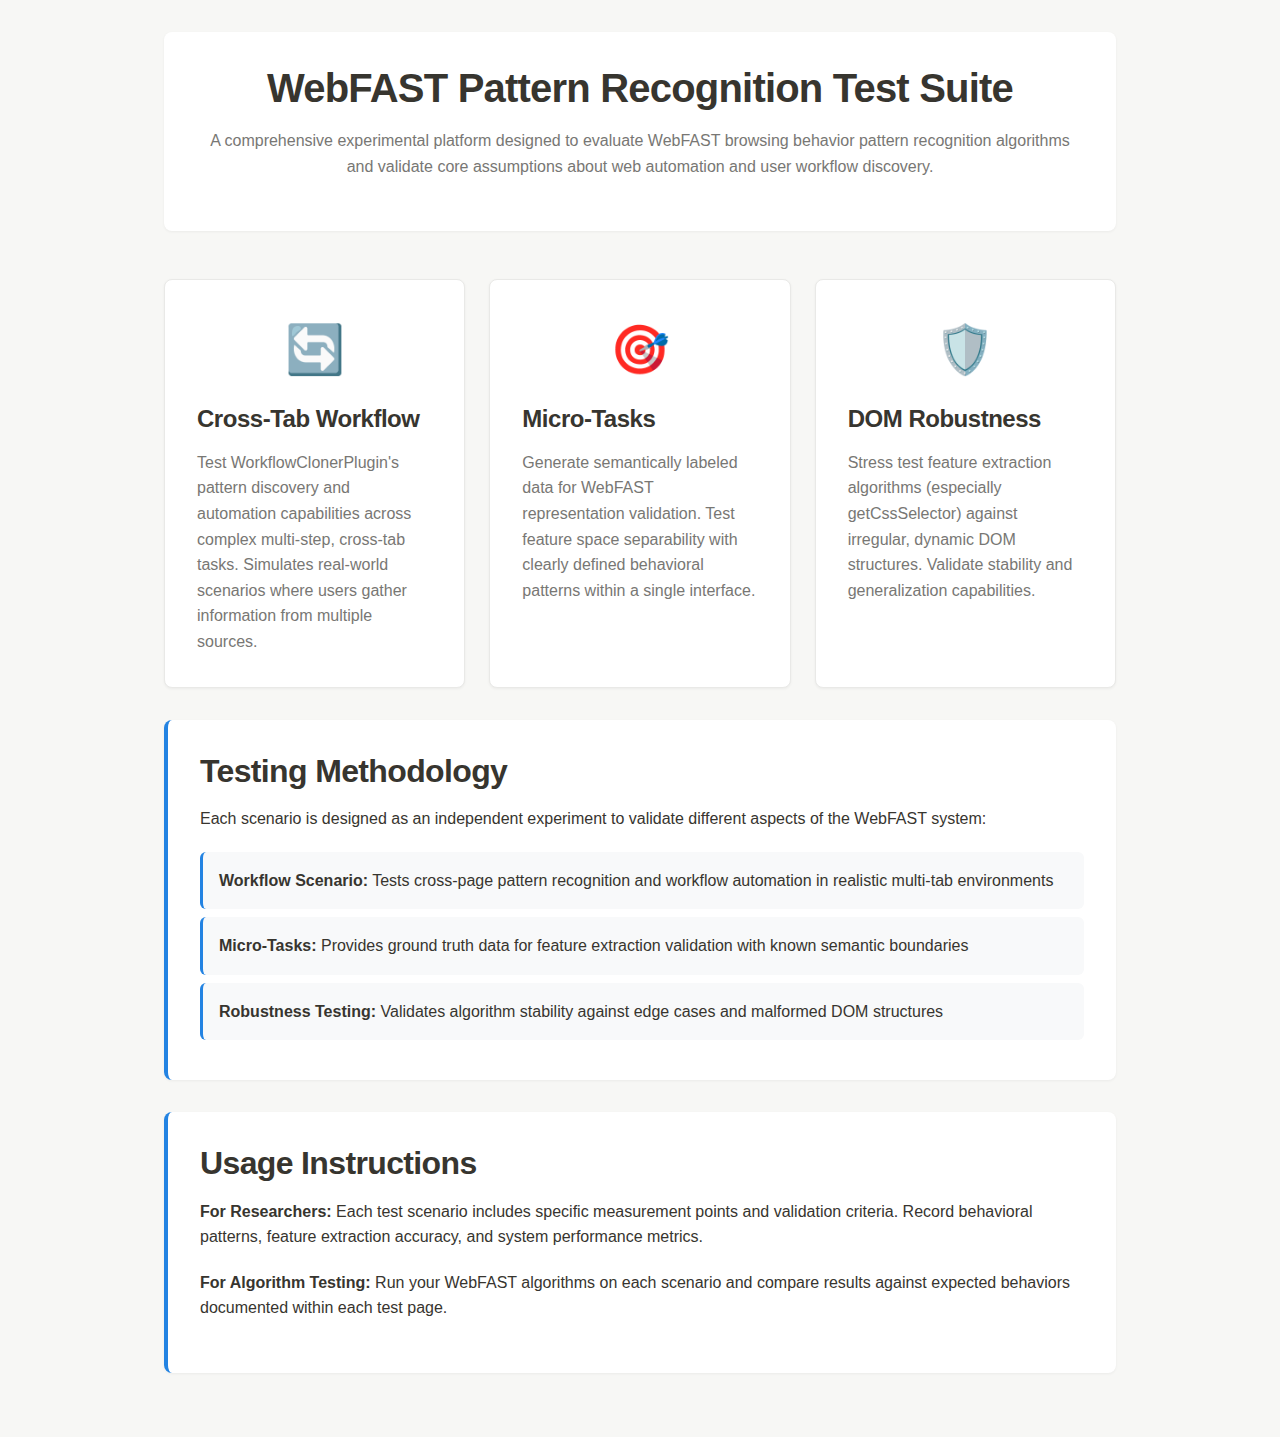
<file: index.html>
<!DOCTYPE html>
<html lang="en">
<head>
    <meta charset="UTF-8">
    <meta name="viewport" content="width=device-width, initial-scale=1.0">
    <title>WebFAST Pattern Recognition Test Suite</title>
    <link rel="stylesheet" href="style.css">
</head>
<body>
    <div class="container">
        <header class="main-header">
            <h1>WebFAST Pattern Recognition Test Suite</h1>
            <p class="text-subtle">A comprehensive experimental platform designed to evaluate WebFAST browsing behavior pattern recognition algorithms and validate core assumptions about web automation and user workflow discovery.</p>
        </header>

        <main>
            <div class="grid grid-3-col">
                <a href="workflow/portal.html" class="nav-card">
                    <span class="icon">🔄</span>
                    <h3>Cross-Tab Workflow</h3>
                    <p>Test WorkflowClonerPlugin's pattern discovery and automation capabilities across complex multi-step, cross-tab tasks. Simulates real-world scenarios where users gather information from multiple sources.</p>
                </a>

                <a href="tasks/micro_tasks.html" class="nav-card">
                    <span class="icon">🎯</span>
                    <h3>Micro-Tasks</h3>
                    <p>Generate semantically labeled data for WebFAST representation validation. Test feature space separability with clearly defined behavioral patterns within a single interface.</p>
                </a>

                <a href="robustness/dom_robustness.html" class="nav-card">
                    <span class="icon">🛡️</span>
                    <h3>DOM Robustness</h3>
                    <p>Stress test feature extraction algorithms (especially getCssSelector) against irregular, dynamic DOM structures. Validate stability and generalization capabilities.</p>
                </a>
            </div>

            <section>
                <h2>Testing Methodology</h2>
                <p>Each scenario is designed as an independent experiment to validate different aspects of the WebFAST system:</p>
                <ul>
                    <li><strong>Workflow Scenario:</strong> Tests cross-page pattern recognition and workflow automation in realistic multi-tab environments</li>
                    <li><strong>Micro-Tasks:</strong> Provides ground truth data for feature extraction validation with known semantic boundaries</li>
                    <li><strong>Robustness Testing:</strong> Validates algorithm stability against edge cases and malformed DOM structures</li>
                </ul>
            </section>

            <section>
                <h2>Usage Instructions</h2>
                <div class="callout callout-info">
                    <p><strong>For Researchers:</strong> Each test scenario includes specific measurement points and validation criteria. Record behavioral patterns, feature extraction accuracy, and system performance metrics.</p>
                    <p><strong>For Algorithm Testing:</strong> Run your WebFAST algorithms on each scenario and compare results against expected behaviors documented within each test page.</p>
                </div>
            </section>
        </main>
    </div>
</body>
</html>
</file>
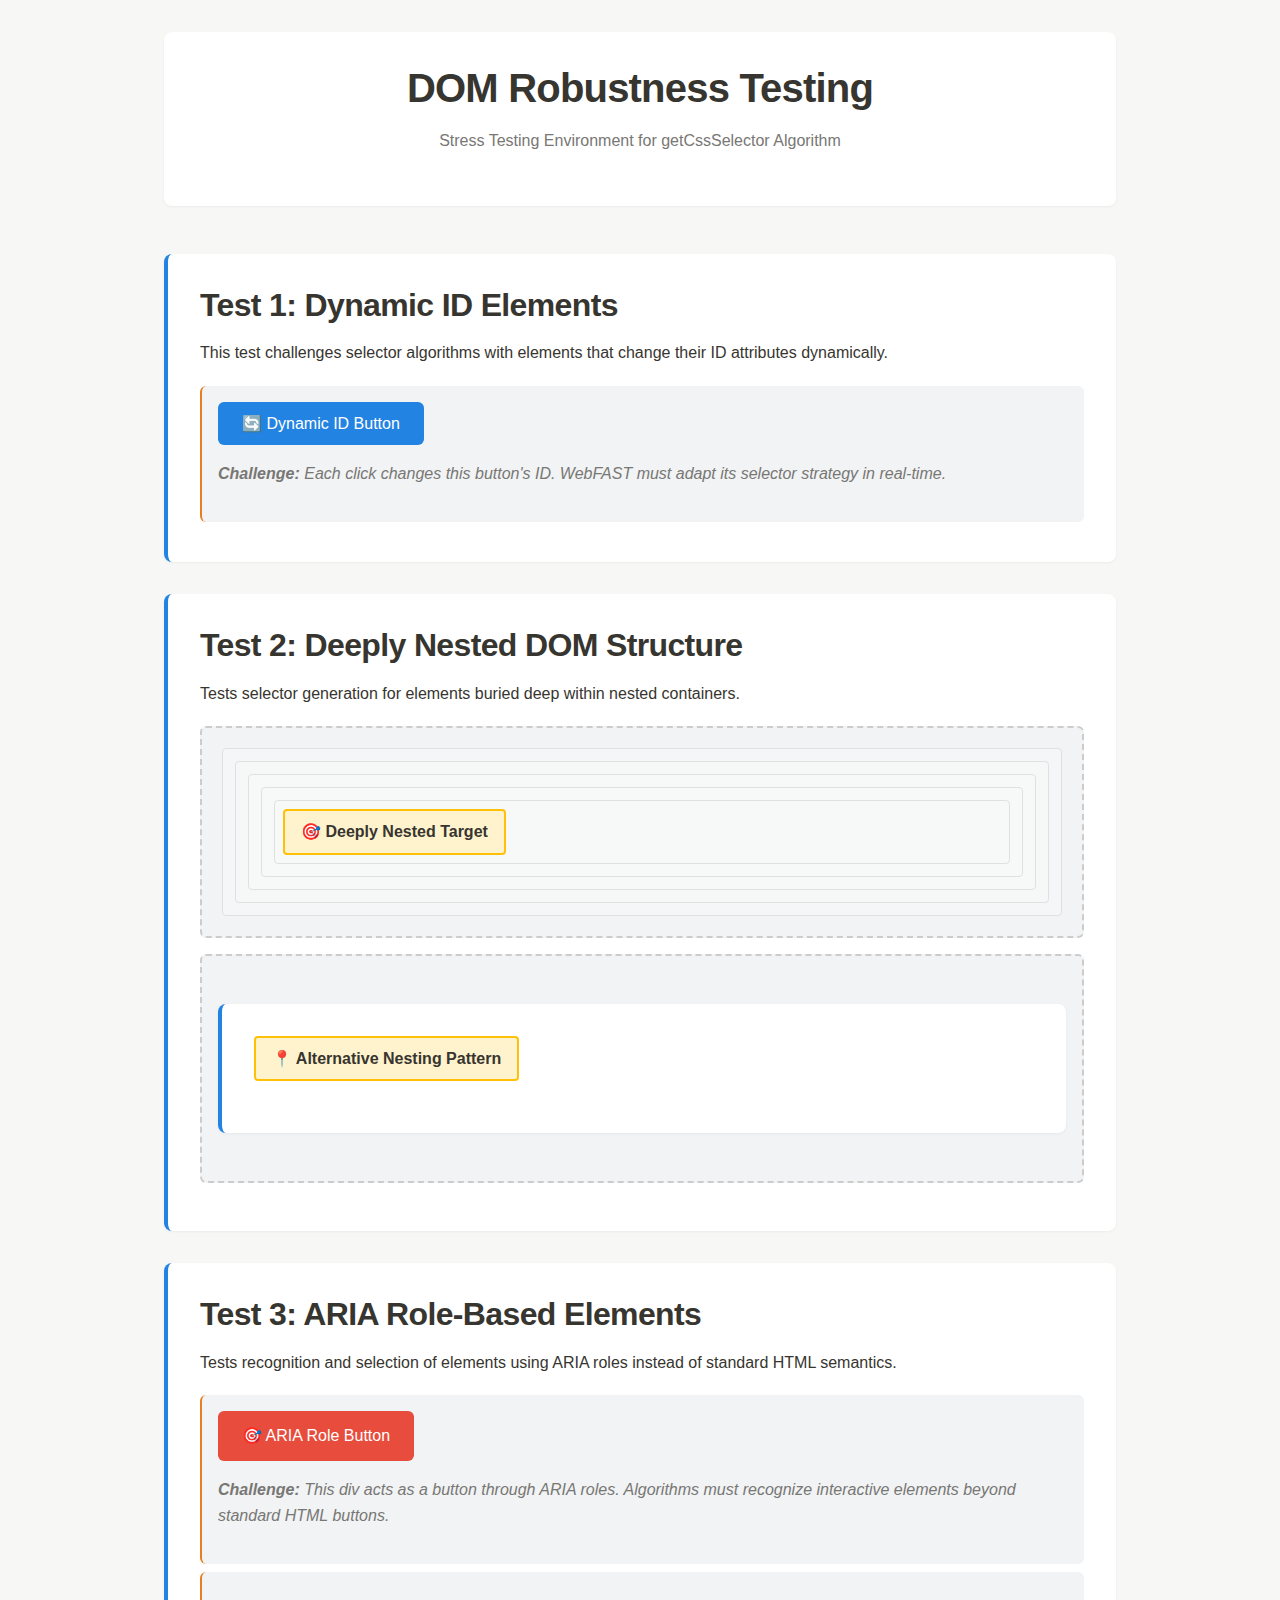
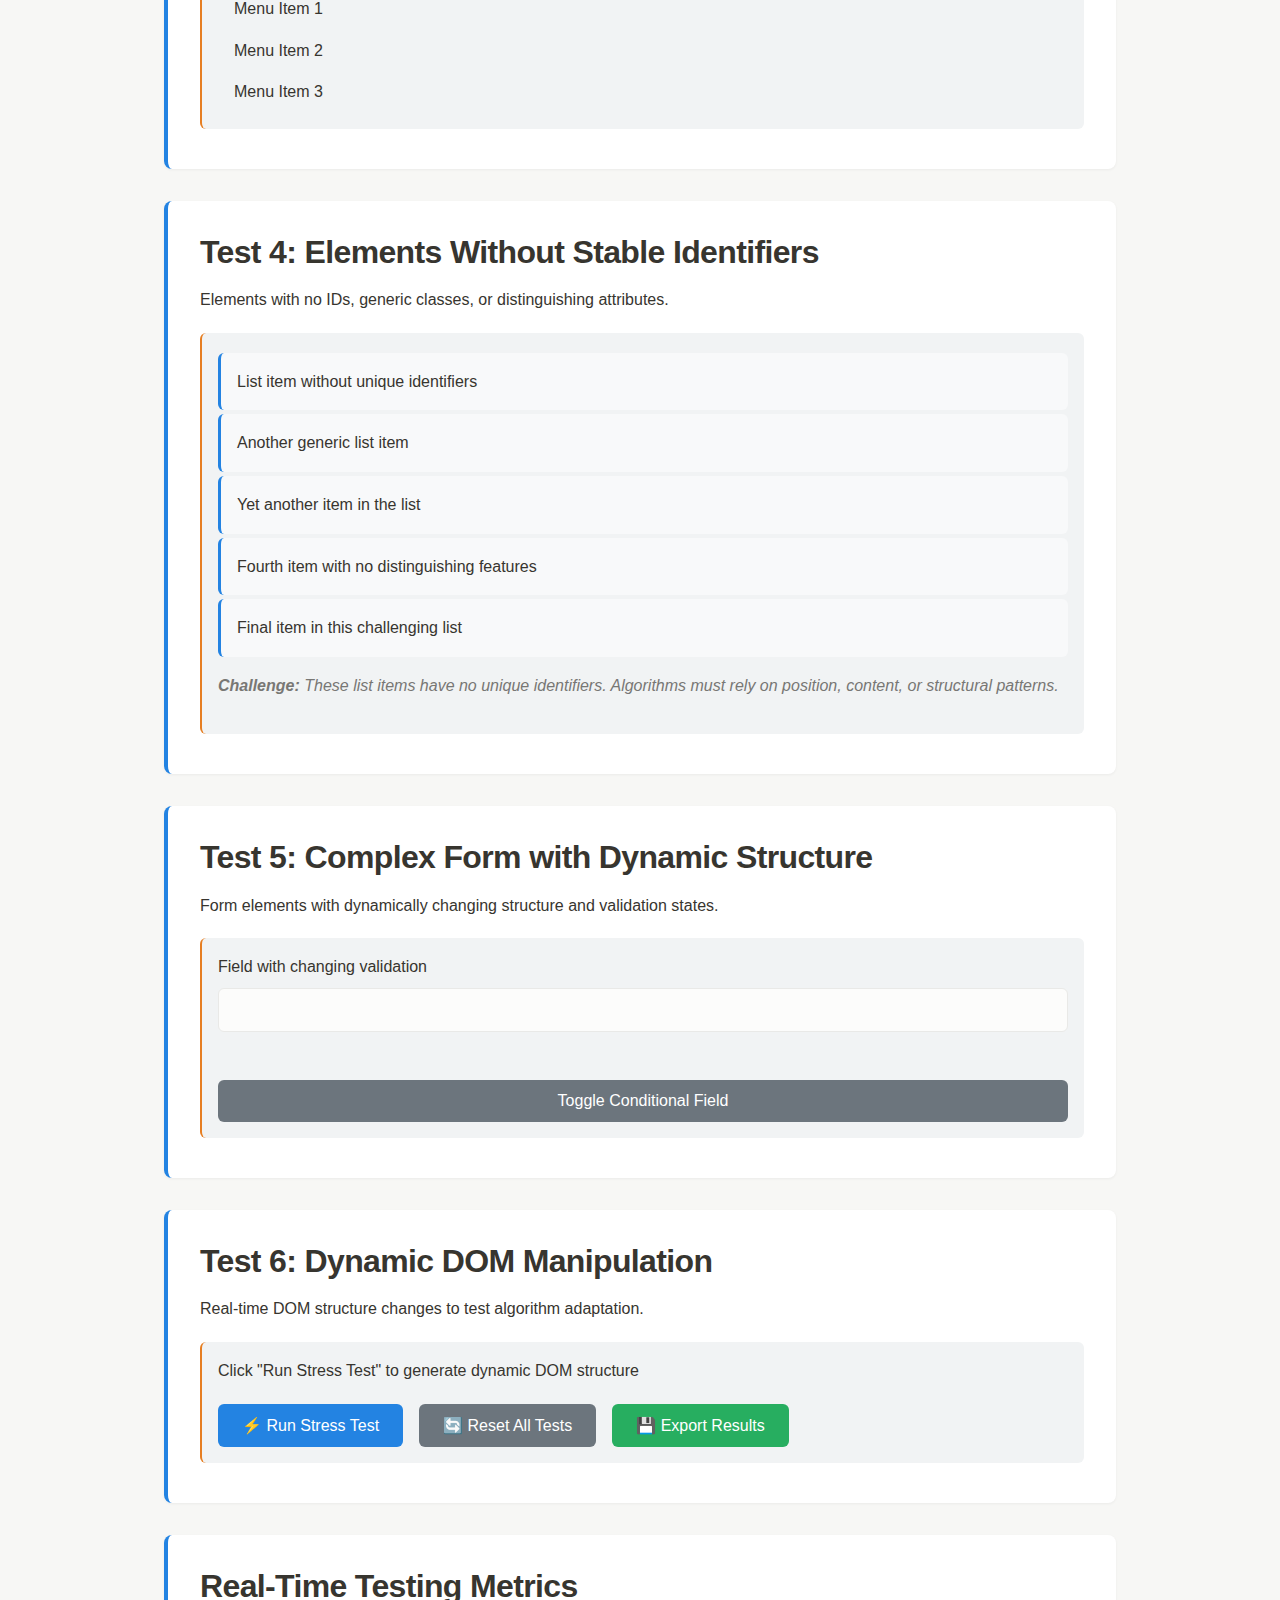
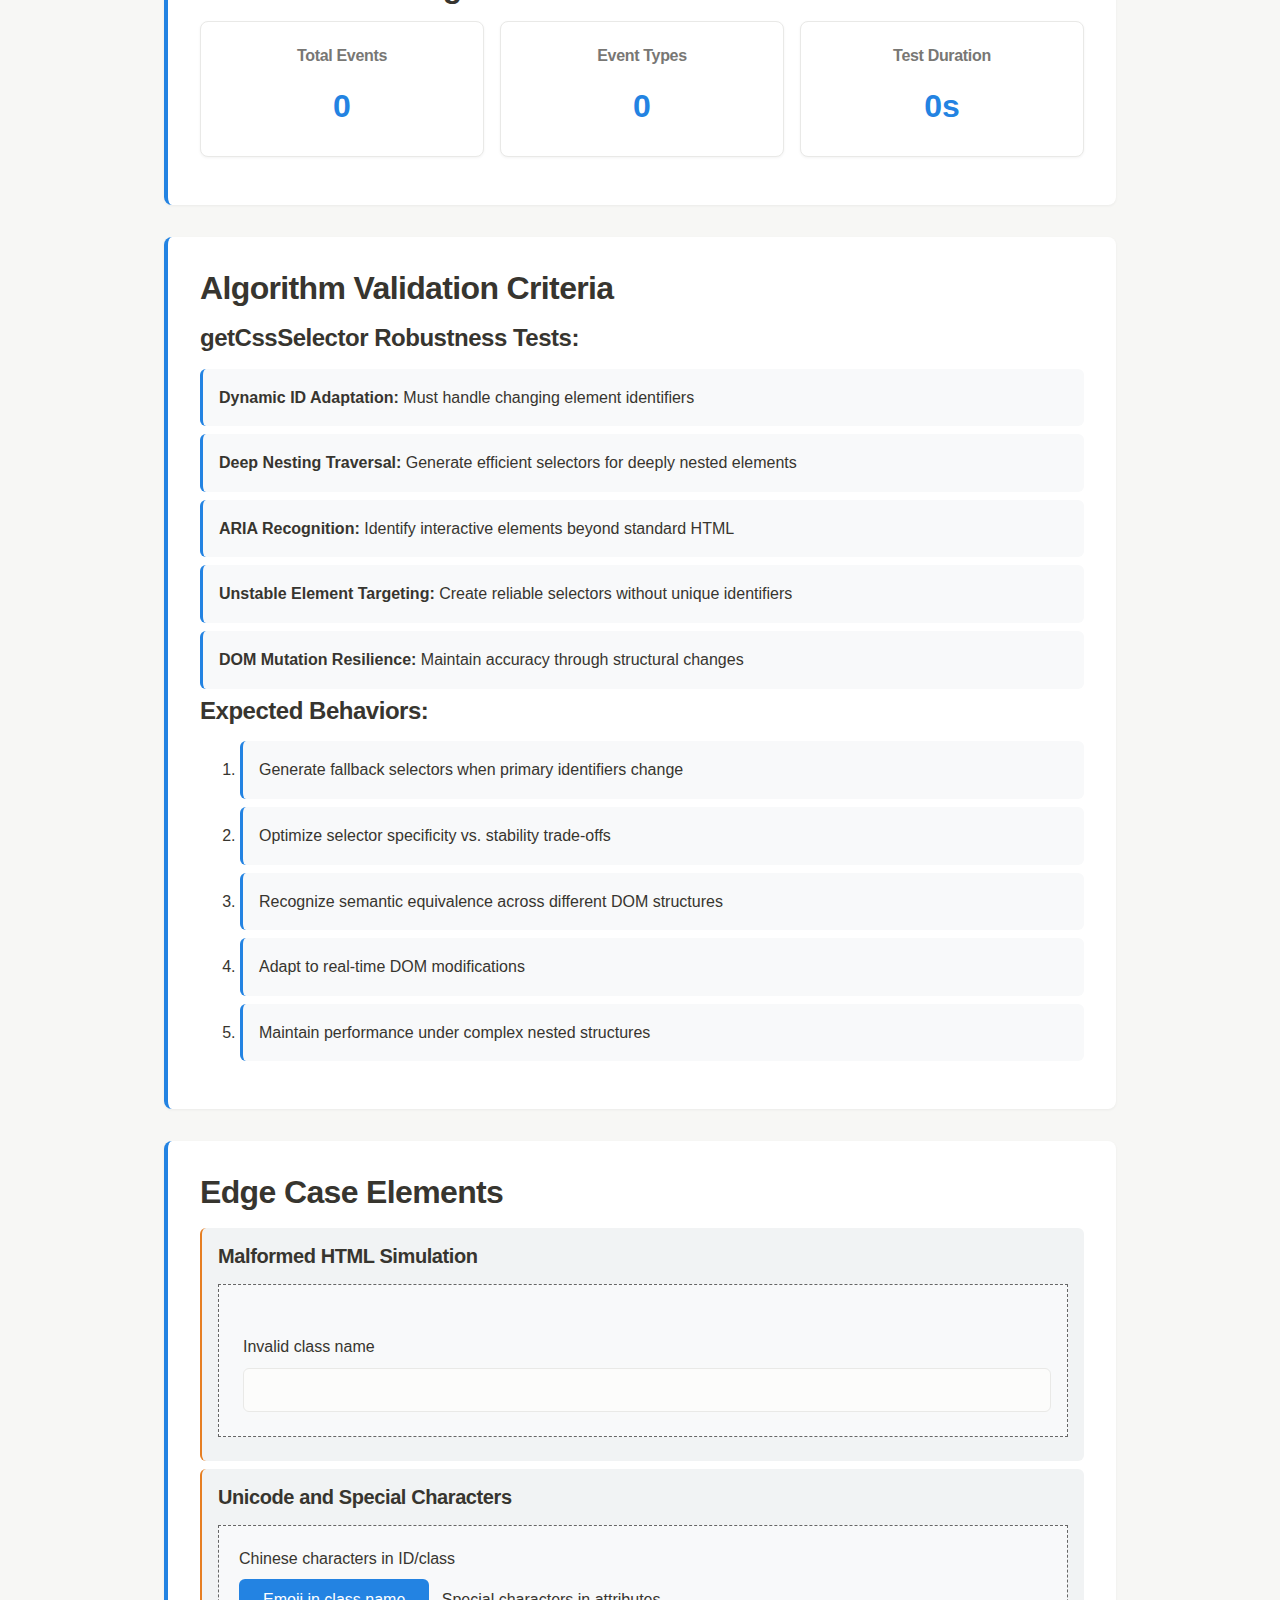
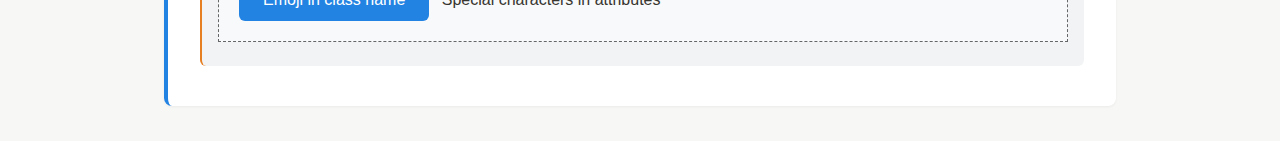
<file: robustness/dom_robustness.html>
<!DOCTYPE html>
<html lang="en">
<head>
    <meta charset="UTF-8">
    <meta name="viewport" content="width=device-width, initial-scale=1.0">
    <title>DOM Robustness Testing - WebFAST Test</title>
    <link rel="stylesheet" href="../style.css">
</head>
<body>
    <div class="container">
        <header class="main-header">
            <h1>DOM Robustness Testing</h1>
            <p class="text-subtle">Stress Testing Environment for getCssSelector Algorithm</p>
        </header>

        <main>
            <!-- Dynamic ID Test -->
            <section id="dynamic-id-section">
                <h2>Test 1: Dynamic ID Elements</h2>
                <p>This test challenges selector algorithms with elements that change their ID attributes dynamically.</p>
                
                <div class="nested-container">
                    <button id="dynamic-id-btn" class="btn btn-primary">🔄 Dynamic ID Button</button>
                    <p class="test-description">
                        <strong>Challenge:</strong> Each click changes this button's ID. WebFAST must adapt its selector strategy in real-time.
                    </p>
                </div>
            </section>

            <!-- Deeply Nested Elements -->
            <section id="deep-nesting-section">
                <h2>Test 2: Deeply Nested DOM Structure</h2>
                <p>Tests selector generation for elements buried deep within nested containers.</p>
                
                <div class="nested-container deeply-nested">
                    <div class="level-1">
                        <div class="level-2">
                            <div class="level-3">
                                <div class="level-4">
                                    <div class="level-5">
                                        <span class="target-element">🎯 Deeply Nested Target</span>
                                    </div>
                                </div>
                            </div>
                        </div>
                    </div>
                </div>
                
                <div class="nested-container deeply-nested">
                    <article>
                        <section>
                            <div>
                                <p>
                                    <span class="target-element">📍 Alternative Nesting Pattern</span>
                                </p>
                            </div>
                        </section>
                    </article>
                </div>
            </section>

            <!-- ARIA Role Elements -->
            <section id="aria-elements-section">
                <h2>Test 3: ARIA Role-Based Elements</h2>
                <p>Tests recognition and selection of elements using ARIA roles instead of standard HTML semantics.</p>
                
                <div class="nested-container">
                    <div role="button" tabindex="0" class="aria-button">🎯 ARIA Role Button</div>
                    <p class="test-description">
                        <strong>Challenge:</strong> This div acts as a button through ARIA roles. Algorithms must recognize interactive elements beyond standard HTML buttons.
                    </p>
                </div>

                <div class="nested-container">
                    <div role="navigation" aria-label="Test Navigation">
                        <div role="menubar">
                            <div role="menuitem" tabindex="0">Menu Item 1</div>
                            <div role="menuitem" tabindex="0">Menu Item 2</div>
                            <div role="menuitem" tabindex="0">Menu Item 3</div>
                        </div>
                    </div>
                </div>
            </section>

            <!-- No Stable Identifiers -->
            <section id="unstable-elements-section">
                <h2>Test 4: Elements Without Stable Identifiers</h2>
                <p>Elements with no IDs, generic classes, or distinguishing attributes.</p>
                
                <div class="nested-container">
                    <ul id="unstable-list">
                        <li>List item without unique identifiers</li>
                        <li>Another generic list item</li>
                        <li>Yet another item in the list</li>
                        <li>Fourth item with no distinguishing features</li>
                        <li>Final item in this challenging list</li>
                    </ul>
                    <p class="test-description">
                        <strong>Challenge:</strong> These list items have no unique identifiers. Algorithms must rely on position, content, or structural patterns.
                    </p>
                </div>
            </section>

            <!-- Complex Form Structure -->
            <section id="complex-form-section">
                <h2>Test 5: Complex Form with Dynamic Structure</h2>
                <p>Form elements with dynamically changing structure and validation states.</p>
                
                <div class="nested-container">
                    <form id="complex-test-form">
                        <div class="form-row">
                            <div class="form-group">
                                <label>Field with changing validation</label>
                                <input type="text" class="form-input" data-validation="dynamic">
                                <div class="validation-message" style="display: none;"></div>
                            </div>
                        </div>
                        
                        <div class="conditional-section" style="display: none;">
                            <div class="form-group">
                                <label>Conditional field (appears/disappears)</label>
                                <select class="form-select">
                                    <option>Option 1</option>
                                    <option>Option 2</option>
                                </select>
                            </div>
                        </div>
                        
                        <button type="button" class="btn btn-secondary" onclick="toggleConditionalField()">
                            Toggle Conditional Field
                        </button>
                    </form>
                </div>
            </section>

            <!-- Stress Test Section -->
            <section id="stress-test-section">
                <h2>Test 6: Dynamic DOM Manipulation</h2>
                <p>Real-time DOM structure changes to test algorithm adaptation.</p>
                
                <div class="nested-container">
                    <div id="stress-test-container">
                        <p>Click "Run Stress Test" to generate dynamic DOM structure</p>
                    </div>
                    
                    <div class="test-controls">
                        <button id="run-stress-test-btn" class="btn btn-primary">⚡ Run Stress Test</button>
                        <button id="reset-tests-btn" class="btn btn-secondary">🔄 Reset All Tests</button>
                        <button id="export-results-btn" class="btn btn-success">💾 Export Results</button>
                    </div>
                </div>
            </section>

            <!-- Testing Metrics -->
            <section id="metrics-section">
                <h2>Real-Time Testing Metrics</h2>
                <div id="test-metrics" class="metrics-grid">
                    <div class="metric-card">
                        <h4>Total Events</h4>
                        <div class="metric-value">0</div>
                    </div>
                    <div class="metric-card">
                        <h4>Event Types</h4>
                        <div class="metric-value">0</div>
                    </div>
                    <div class="metric-card">
                        <h4>Test Duration</h4>
                        <div class="metric-value">0s</div>
                    </div>
                </div>
            </section>

            <!-- Algorithm Challenges -->
            <section id="algorithm-challenges-section">
                <h2>Algorithm Validation Criteria</h2>
                <div class="callout callout-info">
                    <h3>getCssSelector Robustness Tests:</h3>
                    <ul>
                        <li><strong>Dynamic ID Adaptation:</strong> Must handle changing element identifiers</li>
                        <li><strong>Deep Nesting Traversal:</strong> Generate efficient selectors for deeply nested elements</li>
                        <li><strong>ARIA Recognition:</strong> Identify interactive elements beyond standard HTML</li>
                        <li><strong>Unstable Element Targeting:</strong> Create reliable selectors without unique identifiers</li>
                        <li><strong>DOM Mutation Resilience:</strong> Maintain accuracy through structural changes</li>
                    </ul>
                    
                    <h3>Expected Behaviors:</h3>
                    <ol>
                        <li>Generate fallback selectors when primary identifiers change</li>
                        <li>Optimize selector specificity vs. stability trade-offs</li>
                        <li>Recognize semantic equivalence across different DOM structures</li>
                        <li>Adapt to real-time DOM modifications</li>
                        <li>Maintain performance under complex nested structures</li>
                    </ol>
                </div>
            </section>

            <!-- Edge Cases -->
            <section id="edge-cases-section">
                <h2>Edge Case Elements</h2>
                
                <div class="nested-container">
                    <h4>Malformed HTML Simulation</h4>
                    <div class="edge-case-container">
                        <!-- Intentionally complex structure -->
                        <div class="">
                            <span class="  multiple   spaces  "></span>
                            <div id="" class="empty-id"></div>
                            <p class="123-invalid-class-name">Invalid class name</p>
                            <button class="btn btn-primary" style="display:none;">Hidden button</button>
                            <input type="text" value="" placeholder="">
                        </div>
                    </div>
                </div>
                
                <div class="nested-container">
                    <h4>Unicode and Special Characters</h4>
                    <div class="unicode-test">
                        <div id="测试-element" class="中文-class">Chinese characters in ID/class</div>
                        <button class="emoji-🚀-class">Emoji in class name</button>
                        <span data-test="special!@#$%^&*()">Special characters in attributes</span>
                    </div>
                </div>
            </section>
        </main>
    </div>

    <script src="../scripts/robustness.js"></script>
    
    <script>
        // Additional page-specific functionality
        function toggleConditionalField() {
            const conditionalSection = document.querySelector('.conditional-section');
            const isHidden = conditionalSection.style.display === 'none';
            conditionalSection.style.display = isHidden ? 'block' : 'none';
            
            // Log this structural change
            if (window.WebFASTRobustnessTest) {
                window.WebFASTRobustnessTest.logEvent('conditional-field-toggle', {
                    visible: isHidden,
                    timestamp: Date.now()
                });
            }
        }

        // Form validation state changes
        document.addEventListener('DOMContentLoaded', function() {
            const validationInput = document.querySelector('[data-validation="dynamic"]');
            if (validationInput) {
                validationInput.addEventListener('input', function() {
                    const validationMessage = this.parentElement.querySelector('.validation-message');
                    const isValid = this.value.length > 3;
                    
                    validationMessage.style.display = 'block';
                    validationMessage.textContent = isValid ? '✅ Valid input' : '❌ Too short';
                    validationMessage.className = `validation-message ${isValid ? 'valid' : 'invalid'}`;
                    
                    this.className = `form-input ${isValid ? 'valid' : 'invalid'}`;
                    
                    if (window.WebFASTRobustnessTest) {
                        window.WebFASTRobustnessTest.logEvent('validation-state-change', {
                            isValid: isValid,
                            inputLength: this.value.length,
                            timestamp: Date.now()
                        });
                    }
                });
            }

            // Add click handlers to edge case elements
            document.querySelectorAll('.edge-case-container *, .unicode-test *').forEach(element => {
                element.addEventListener('click', function(e) {
                    e.stopPropagation();
                    
                    if (window.WebFASTRobustnessTest) {
                        window.WebFASTRobustnessTest.logEvent('edge-case-click', {
                            tagName: this.tagName,
                            id: this.id,
                            className: this.className,
                            textContent: this.textContent?.trim(),
                            timestamp: Date.now()
                        });
                    }
                    
                    // Visual feedback
                    this.style.outline = '2px solid var(--color-primary)';
                    setTimeout(() => {
                        this.style.outline = '';
                    }, 1000);
                });
            });
        });
    </script>

    <style>
        .deeply-nested {
            border: 2px dashed #ccc;
            margin: 1rem 0;
        }
        
        .deeply-nested .level-1,
        .deeply-nested .level-2,
        .deeply-nested .level-3,
        .deeply-nested .level-4,
        .deeply-nested .level-5 {
            padding: 0.5rem;
            margin: 0.25rem;
            border: 1px solid #e0e0e0;
            border-radius: 4px;
            background: rgba(248, 249, 250, 0.5);
        }
        
        .target-element {
            display: inline-block;
            padding: 0.5rem 1rem;
            background: #fff3cd;
            border: 2px solid #ffc107;
            border-radius: 4px;
            cursor: pointer;
            font-weight: bold;
            transition: all 0.2s ease;
        }
        
        .target-element:hover {
            background: #ffeaa7;
            transform: scale(1.05);
        }
        
        .aria-button {
            background: var(--color-danger);
            color: white;
            padding: 0.75rem 1.5rem;
            border-radius: 6px;
            cursor: pointer;
            display: inline-block;
            transition: background-color 0.2s ease;
            outline: none;
            font-weight: 500;
        }
        
        .aria-button:hover,
        .aria-button:focus {
            background: #c0392b;
        }
        
        div[role="menuitem"] {
            padding: 0.5rem 1rem;
            cursor: pointer;
            border-radius: 4px;
            transition: background-color 0.2s ease;
        }
        
        div[role="menuitem"]:hover,
        div[role="menuitem"]:focus {
            background: var(--color-primary-bg);
            outline: 1px solid var(--color-primary);
        }
        
        #unstable-list li {
            cursor: pointer;
            transition: background-color 0.2s ease;
            margin: 0.25rem 0;
        }
        
        #unstable-list li:hover {
            background: var(--color-primary-bg) !important;
        }
        
        .form-row {
            margin-bottom: 1rem;
        }
        
        .form-input,
        .form-select {
            width: 100%;
            padding: 0.5rem;
            border: 1px solid #ddd;
            border-radius: 4px;
            transition: border-color 0.2s ease;
        }
        
        .form-input.valid,
        .form-select.valid {
            border-color: var(--color-success);
        }
        
        .form-input.invalid,
        .form-select.invalid {
            border-color: var(--color-danger);
        }
        
        .validation-message {
            font-size: 0.8rem;
            margin-top: 0.25rem;
        }
        
        .validation-message.valid {
            color: var(--color-success);
        }
        
        .validation-message.invalid {
            color: var(--color-danger);
        }
        
        .conditional-section {
            background: #f8f9fa;
            padding: 1rem;
            border-radius: 4px;
            margin: 1rem 0;
            border-left: 4px solid var(--color-primary);
        }
        
        .test-controls {
            display: flex;
            gap: 1rem;
            margin-top: 1rem;
            flex-wrap: wrap;
        }
        
        .metrics-grid {
            display: grid;
            grid-template-columns: repeat(auto-fit, minmax(200px, 1fr));
            gap: 1rem;
            margin: 1rem 0;
        }
        
        .metric-card {
            background: white;
            padding: 1.5rem;
            border-radius: var(--border-radius);
            border: 1px solid var(--color-border);
            text-align: center;
            box-shadow: var(--shadow-sm);
        }
        
        .metric-card h4 {
            margin-bottom: 1rem;
            color: var(--color-text-subtle);
            font-size: 1rem;
        }
        
        .metric-value {
            font-size: 2rem;
            font-weight: 700;
            color: var(--color-primary);
        }
        
        .edge-case-container,
        .unicode-test {
            border: 1px dashed #666;
            padding: 1rem;
            margin: 0.5rem 0;
            background: rgba(255, 255, 255, 0.5);
        }
        
        .edge-case-container *,
        .unicode-test * {
            margin: 0.25rem;
            cursor: pointer;
        }
        
        .test-description {
            font-style: italic;
            color: var(--color-text-subtle);
            margin-top: 1rem;
        }
        
        @media (max-width: 768px) {
            .test-controls {
                flex-direction: column;
            }
            
            .test-controls .btn {
                width: 100%;
            }
        }
    </style>
</body>
</html>
</file>
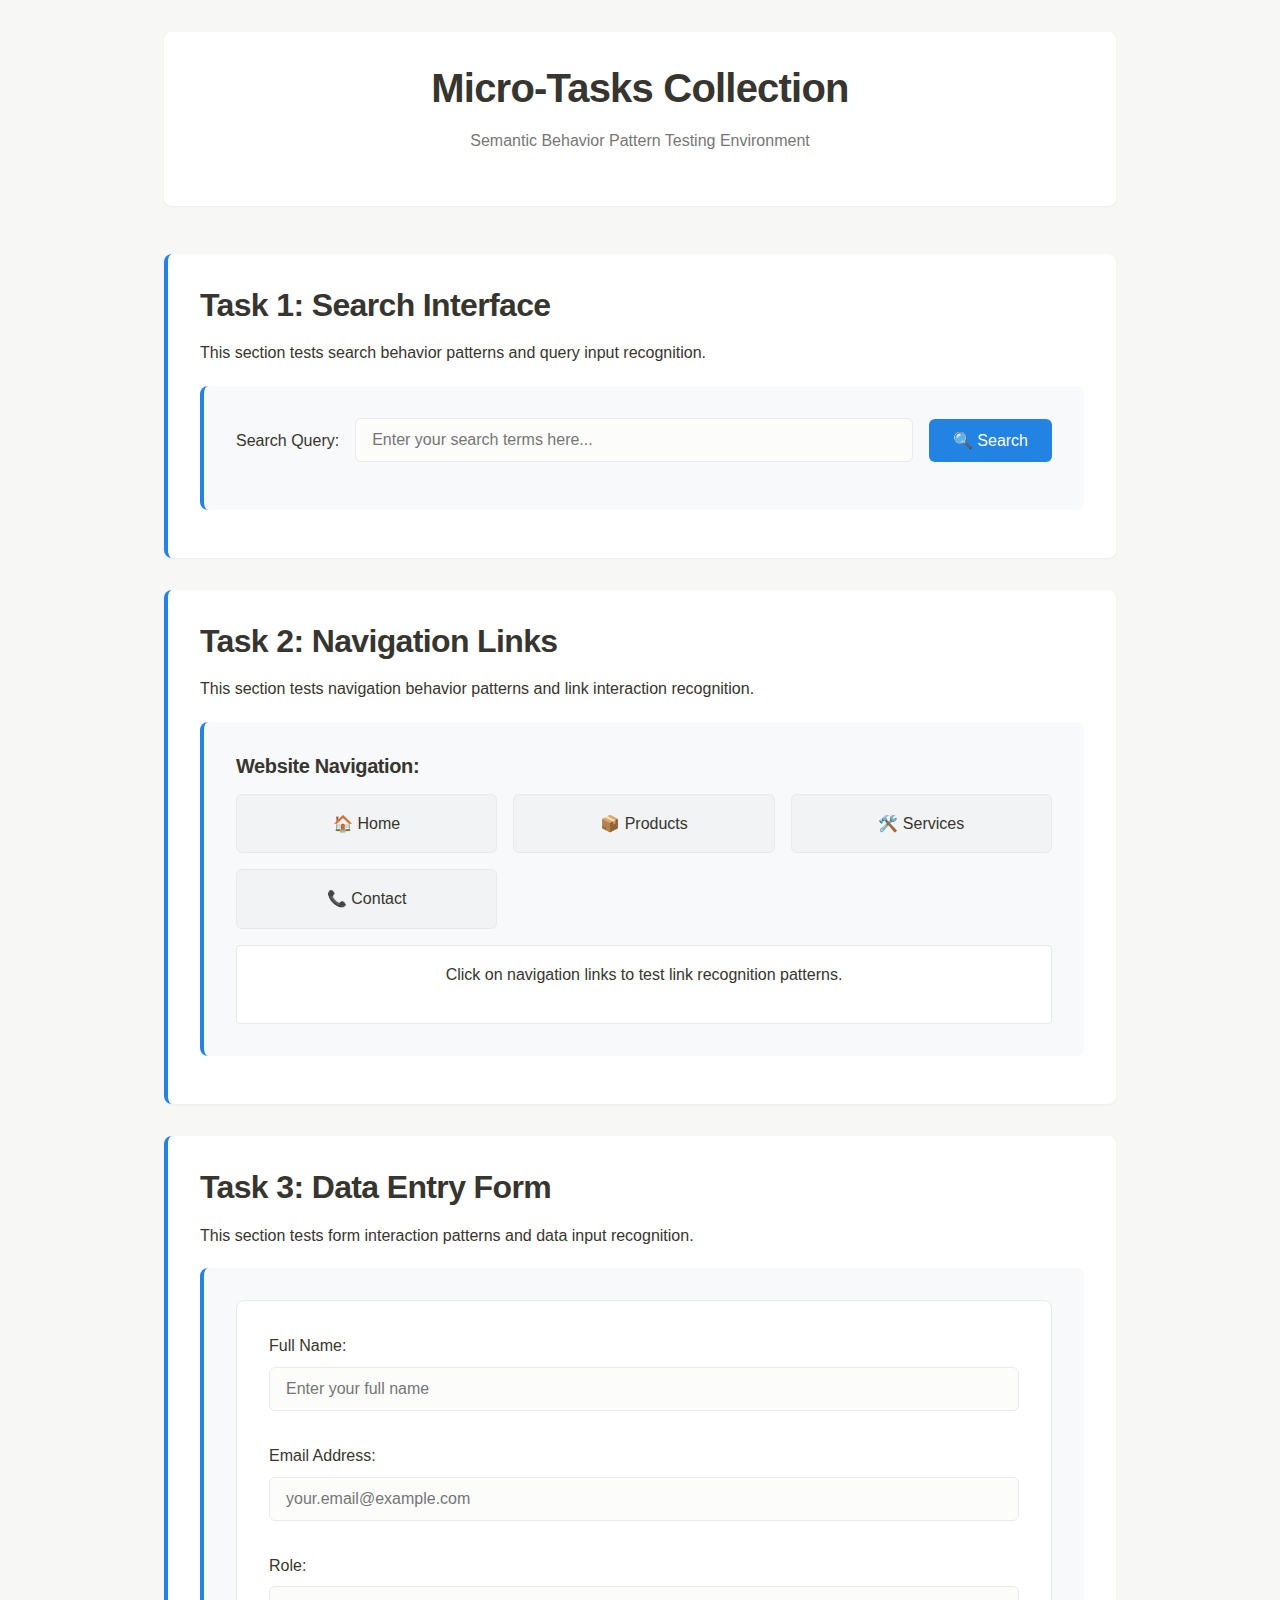
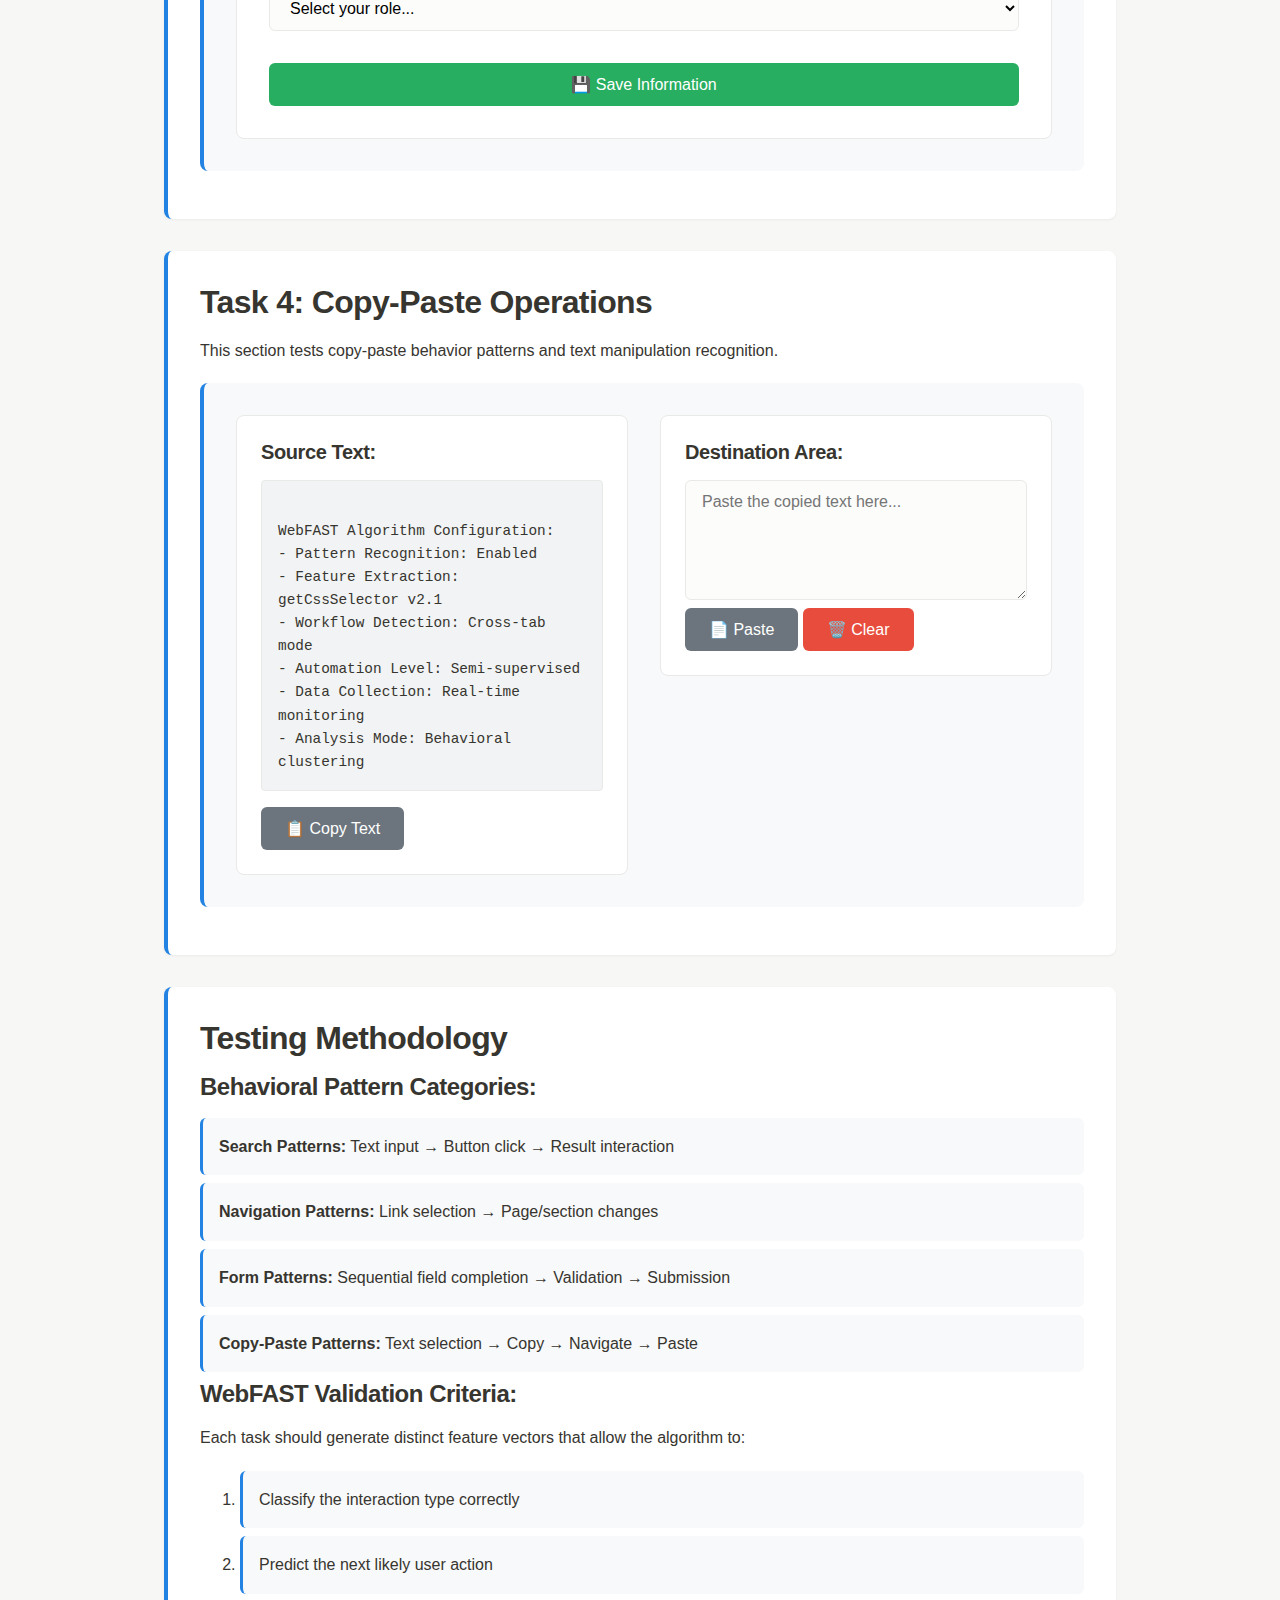
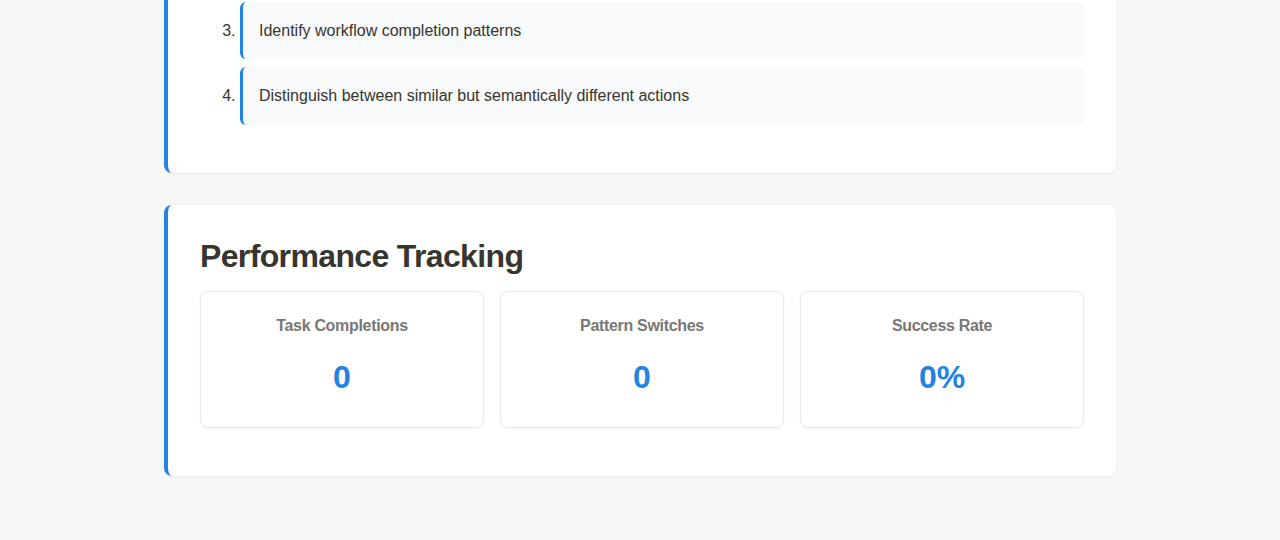
<file: tasks/micro_tasks.html>
<!DOCTYPE html>
<html lang="en">
<head>
    <meta charset="UTF-8">
    <meta name="viewport" content="width=device-width, initial-scale=1.0">
    <title>Micro-Tasks Collection - WebFAST Test</title>
    <link rel="stylesheet" href="../style.css">
</head>
<body>
    <div class="container">
        <header class="main-header">
            <h1>Micro-Tasks Collection</h1>
            <p class="text-subtle">Semantic Behavior Pattern Testing Environment</p>
        </header>

        <main>
            <!-- Task 1: Search -->
            <section id="search-task">
                <h2>Task 1: Search Interface</h2>
                <p>This section tests search behavior patterns and query input recognition.</p>
                
                <div class="task-container">
                    <div class="search-interface">
                        <label for="search-input">Search Query:</label>
                        <input type="text" id="search-input" placeholder="Enter your search terms here..." />
                        <button type="button" id="search-button" class="btn btn-primary">🔍 Search</button>
                    </div>
                    
                    <div id="search-results" class="results-area" style="display: none;">
                        <h4>Search Results:</h4>
                        <div class="result-item">Result 1: WebFAST Pattern Recognition</div>
                        <div class="result-item">Result 2: Automated Web Testing</div>
                        <div class="result-item">Result 3: DOM Feature Extraction</div>
                    </div>
                </div>
            </section>

            <!-- Task 2: Navigation -->
            <section id="navigation-task">
                <h2>Task 2: Navigation Links</h2>
                <p>This section tests navigation behavior patterns and link interaction recognition.</p>
                
                <div class="task-container">
                    <div class="navigation-menu">
                        <h4>Website Navigation:</h4>
                        <div class="nav-links">
                            <a href="#home" id="nav-home" class="nav-link">🏠 Home</a>
                            <a href="#products" id="nav-products" class="nav-link">📦 Products</a>
                            <a href="#services" id="nav-services" class="nav-link">🛠️ Services</a>
                            <a href="#contact" id="nav-contact" class="nav-link">📞 Contact</a>
                        </div>
                    </div>
                    
                    <div id="navigation-feedback" class="feedback-area">
                        <p>Click on navigation links to test link recognition patterns.</p>
                    </div>
                </div>
            </section>

            <!-- Task 3: Data Entry -->
            <section id="data-entry-task">
                <h2>Task 3: Data Entry Form</h2>
                <p>This section tests form interaction patterns and data input recognition.</p>
                
                <div class="task-container">
                    <form id="user-data-form" class="data-entry-form">
                        <div class="form-group">
                            <label for="user-name">Full Name:</label>
                            <input type="text" id="user-name" name="user_name" placeholder="Enter your full name" />
                        </div>
                        
                        <div class="form-group">
                            <label for="user-email">Email Address:</label>
                            <input type="email" id="user-email" name="user_email" placeholder="your.email@example.com" />
                        </div>
                        
                        <div class="form-group">
                            <label for="user-role">Role:</label>
                            <select id="user-role" name="user_role">
                                <option value="">Select your role...</option>
                                <option value="researcher">Researcher</option>
                                <option value="developer">Developer</option>
                                <option value="analyst">Data Analyst</option>
                                <option value="other">Other</option>
                            </select>
                        </div>
                        
                        <button type="submit" class="btn btn-success">💾 Save Information</button>
                    </form>
                </div>
            </section>

            <!-- Task 4: Copy-Paste Operations -->
            <section id="copy-paste-task">
                <h2>Task 4: Copy-Paste Operations</h2>
                <p>This section tests copy-paste behavior patterns and text manipulation recognition.</p>
                
                <div class="task-container">
                    <div class="copy-paste-demo">
                        <div class="source-section">
                            <h4>Source Text:</h4>
                            <div class="source-text" id="source-text">
WebFAST Algorithm Configuration:
- Pattern Recognition: Enabled
- Feature Extraction: getCssSelector v2.1
- Workflow Detection: Cross-tab mode
- Automation Level: Semi-supervised
- Data Collection: Real-time monitoring
- Analysis Mode: Behavioral clustering
                            </div>
                            <button type="button" id="copy-source-btn" class="btn btn-secondary">📋 Copy Text</button>
                        </div>
                        
                        <div class="destination-section">
                            <h4>Destination Area:</h4>
                            <textarea id="paste-area" placeholder="Paste the copied text here..."></textarea>
                            <button type="button" id="paste-btn" class="btn btn-secondary">📄 Paste</button>
                            <button type="button" id="clear-paste-btn" class="btn btn-danger">🗑️ Clear</button>
                        </div>
                    </div>
                </div>
            </section>

            <!-- Testing Instructions -->
            <section id="testing-instructions">
                <h2>Testing Methodology</h2>
                <div class="callout callout-info">
                    <h3>Behavioral Pattern Categories:</h3>
                    <ul>
                        <li><strong>Search Patterns:</strong> Text input → Button click → Result interaction</li>
                        <li><strong>Navigation Patterns:</strong> Link selection → Page/section changes</li>
                        <li><strong>Form Patterns:</strong> Sequential field completion → Validation → Submission</li>
                        <li><strong>Copy-Paste Patterns:</strong> Text selection → Copy → Navigate → Paste</li>
                    </ul>
                    
                    <h3>WebFAST Validation Criteria:</h3>
                    <p>Each task should generate distinct feature vectors that allow the algorithm to:</p>
                    <ol>
                        <li>Classify the interaction type correctly</li>
                        <li>Predict the next likely user action</li>
                        <li>Identify workflow completion patterns</li>
                        <li>Distinguish between similar but semantically different actions</li>
                    </ol>
                </div>
            </section>

            <!-- Performance Metrics -->
            <section id="metrics-section">
                <h2>Performance Tracking</h2>
                <div class="metrics-grid">
                    <div class="metric-card">
                        <h4>Task Completions</h4>
                        <div class="metric-value" id="task-count">0</div>
                    </div>
                    <div class="metric-card">
                        <h4>Pattern Switches</h4>
                        <div class="metric-value" id="pattern-switches">0</div>
                    </div>
                    <div class="metric-card">
                        <h4>Success Rate</h4>
                        <div class="metric-value" id="success-rate">0%</div>
                    </div>
                </div>
            </section>
        </main>
    </div>

    <style>
        .task-container {
            background-color: #f8f9fa;
            padding: 2rem;
            border-radius: var(--border-radius);
            margin: 1rem 0;
            border-left: 4px solid var(--color-primary);
        }
        
        .search-interface {
            display: flex;
            gap: 1rem;
            align-items: end;
            flex-wrap: wrap;
            margin-bottom: 1rem;
        }
        
        .search-interface label {
            margin-bottom: 0.5rem;
        }
        
        .search-interface input {
            flex: 1;
            min-width: 250px;
        }
        
        .results-area {
            margin-top: 1.5rem;
            padding: 1rem;
            background-color: white;
            border-radius: 4px;
            border: 1px solid var(--color-border);
        }
        
        .result-item {
            padding: 0.5rem 0;
            border-bottom: 1px solid #eee;
            cursor: pointer;
            transition: background-color 0.2s ease;
        }
        
        .result-item:hover {
            background-color: var(--color-primary-bg);
        }
        
        .result-item:last-child {
            border-bottom: none;
        }
        
        .navigation-menu h4 {
            margin-bottom: 1rem;
        }
        
        .nav-link {
            background-color: white;
            border: 1px solid var(--color-border);
        }
        
        .nav-link:hover {
            background-color: var(--color-primary-bg);
            border-color: var(--color-primary);
        }
        
        .feedback-area {
            margin-top: 1rem;
            padding: 1rem;
            background-color: white;
            border-radius: 4px;
            border: 1px solid var(--color-border);
            text-align: center;
            color: var(--color-text-subtle);
        }
        
        .data-entry-form {
            background-color: white;
            padding: 2rem;
            border-radius: var(--border-radius);
            border: 1px solid var(--color-border);
        }
        
        .copy-paste-demo {
            display: grid;
            grid-template-columns: 1fr 1fr;
            gap: 2rem;
            align-items: start;
        }
        
        .source-section,
        .destination-section {
            background-color: white;
            padding: 1.5rem;
            border-radius: var(--border-radius);
            border: 1px solid var(--color-border);
        }
        
        .source-text {
            background-color: #f1f3f4;
            padding: 1rem;
            border-radius: 4px;
            margin: 1rem 0;
            font-family: var(--font-mono);
            font-size: 0.9rem;
            white-space: pre-line;
            user-select: all;
            cursor: text;
        }
        
        .metrics-grid {
            display: grid;
            grid-template-columns: repeat(auto-fit, minmax(200px, 1fr));
            gap: 1rem;
            margin: 1rem 0;
        }
        
        .metric-card {
            background-color: white;
            padding: 1.5rem;
            border-radius: var(--border-radius);
            border: 1px solid var(--color-border);
            text-align: center;
            box-shadow: var(--shadow-sm);
        }
        
        .metric-card h4 {
            margin-bottom: 1rem;
            color: var(--color-text-subtle);
            font-size: 1rem;
        }
        
        .metric-value {
            font-size: 2rem;
            font-weight: 700;
            color: var(--color-primary);
        }
        
        @media (max-width: 768px) {
            .search-interface {
                flex-direction: column;
                align-items: stretch;
            }
            
            .copy-paste-demo {
                grid-template-columns: 1fr;
            }
        }
    </style>

    <script>
        // Performance tracking variables
        let taskCount = 0;
        let patternSwitches = 0;
        let lastTaskType = '';

        function updateMetrics() {
            document.getElementById('task-count').textContent = taskCount;
            document.getElementById('pattern-switches').textContent = patternSwitches;
            const successRate = taskCount > 0 ? Math.round((taskCount / (taskCount + patternSwitches)) * 100) : 0;
            document.getElementById('success-rate').textContent = successRate + '%';
        }

        function trackTask(taskType) {
            if (lastTaskType && lastTaskType !== taskType) {
                patternSwitches++;
            }
            taskCount++;
            lastTaskType = taskType;
            updateMetrics();
        }

        // Search functionality
        document.getElementById('search-button').addEventListener('click', function() {
            const query = document.getElementById('search-input').value.trim();
            const resultsArea = document.getElementById('search-results');
            
            if (query) {
                resultsArea.style.display = 'block';
                trackTask('search');
            } else {
                alert('Please enter a search query.');
            }
        });

        document.getElementById('search-input').addEventListener('keypress', function(e) {
            if (e.key === 'Enter') {
                document.getElementById('search-button').click();
            }
        });

        // Navigation functionality
        document.querySelectorAll('.nav-link').forEach(link => {
            link.addEventListener('click', function(e) {
                e.preventDefault();
                const feedback = document.getElementById('navigation-feedback');
                const linkText = this.textContent.trim();
                feedback.innerHTML = `<p><strong>Navigation clicked:</strong> ${linkText}</p>`;
                trackTask('navigation');
            });
        });

        // Data entry functionality
        document.getElementById('user-data-form').addEventListener('submit', function(e) {
            e.preventDefault();
            const name = document.getElementById('user-name').value.trim();
            const email = document.getElementById('user-email').value.trim();
            const role = document.getElementById('user-role').value;
            
            if (name && email && role) {
                alert('Data saved successfully!');
                trackTask('form');
            } else {
                alert('Please complete all required fields.');
            }
        });

        // Copy-paste functionality
        document.getElementById('copy-source-btn').addEventListener('click', async function() {
            const sourceText = document.getElementById('source-text').textContent;
            
            try {
                await navigator.clipboard.writeText(sourceText);
                this.textContent = '✅ Copied!';
                setTimeout(() => {
                    this.textContent = '📋 Copy Text';
                }, 2000);
                trackTask('copy');
            } catch (err) {
                // Fallback for browsers that don't support clipboard API
                const textArea = document.createElement('textarea');
                textArea.value = sourceText;
                document.body.appendChild(textArea);
                textArea.select();
                document.execCommand('copy');
                document.body.removeChild(textArea);
                
                this.textContent = '✅ Copied!';
                setTimeout(() => {
                    this.textContent = '📋 Copy Text';
                }, 2000);
                trackTask('copy');
            }
        });

        document.getElementById('paste-btn').addEventListener('click', async function() {
            const pasteArea = document.getElementById('paste-area');
            
            try {
                const text = await navigator.clipboard.readText();
                pasteArea.value = text;
                trackTask('paste');
            } catch (err) {
                alert('Please use Ctrl+V (or Cmd+V) to paste into the text area.');
            }
        });

        document.getElementById('clear-paste-btn').addEventListener('click', function() {
            document.getElementById('paste-area').value = '';
            trackTask('clear');
        });

        // Result item interactions
        document.addEventListener('click', function(e) {
            if (e.target.classList.contains('result-item')) {
                e.target.style.backgroundColor = var(--color-primary-bg);
                setTimeout(() => {
                    e.target.style.backgroundColor = '';
                }, 300);
                trackTask('result-click');
            }
        });

        // Initialize metrics
        updateMetrics();
    </script>
</body>
</html>
</file>
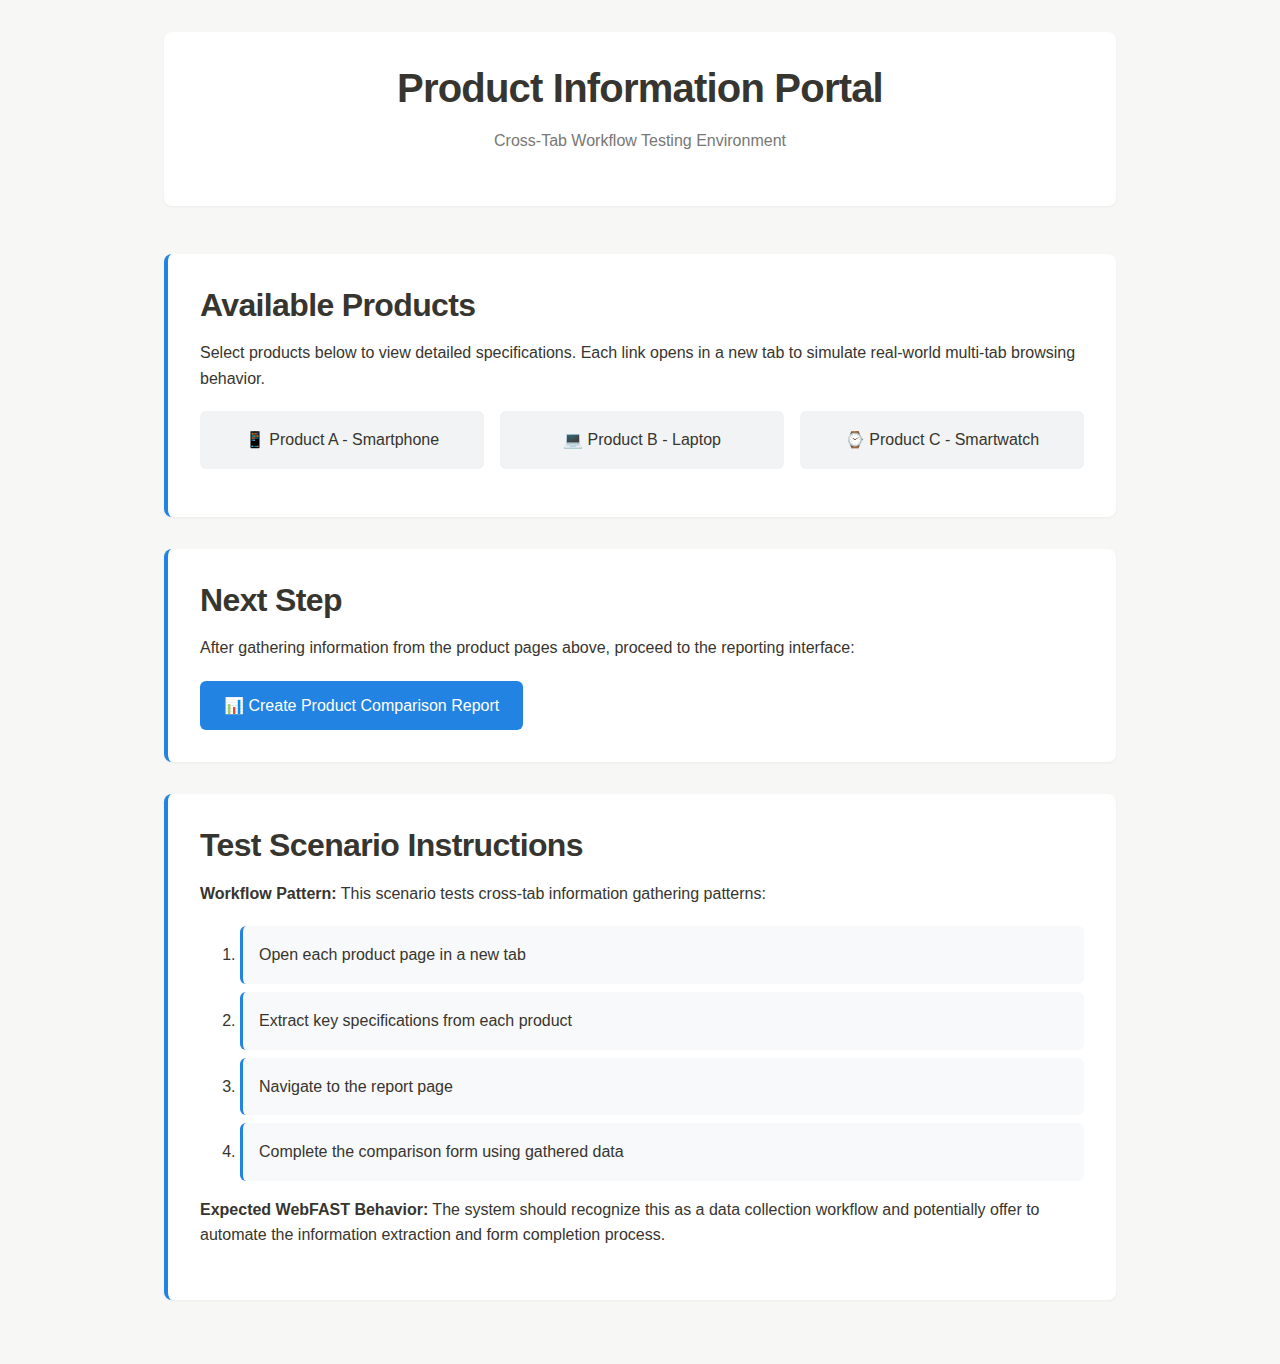
<file: workflow/portal.html>
<!DOCTYPE html>
<html lang="en">
<head>
    <meta charset="UTF-8">
    <meta name="viewport" content="width=device-width, initial-scale=1.0">
    <title>Product Information Portal - WebFAST Test</title>
    <link rel="stylesheet" href="../style.css">
</head>
<body>
    <div class="container">
        <header class="main-header">
            <h1>Product Information Portal</h1>
            <p class="text-subtle">Cross-Tab Workflow Testing Environment</p>
        </header>

        <main>
            <section>
                <h2>Available Products</h2>
                <p>Select products below to view detailed specifications. Each link opens in a new tab to simulate real-world multi-tab browsing behavior.</p>
                
                <div class="nav-links">
                    <a href="product_a.html" target="_blank" id="product-a-link">
                        📱 Product A - Smartphone
                    </a>
                    <a href="product_b.html" target="_blank" id="product-b-link">
                        💻 Product B - Laptop
                    </a>
                    <a href="product_c.html" target="_blank" id="product-c-link">
                        ⌚ Product C - Smartwatch
                    </a>
                </div>
            </section>

            <section>
                <h2>Next Step</h2>
                <p>After gathering information from the product pages above, proceed to the reporting interface:</p>
                <a href="report.html" target="_blank" class="btn btn-primary" id="report-link">
                    📊 Create Product Comparison Report
                </a>
            </section>

            <section>
                <h2>Test Scenario Instructions</h2>
                <div class="callout callout-info">
                    <p><strong>Workflow Pattern:</strong> This scenario tests cross-tab information gathering patterns:</p>
                    <ol>
                        <li>Open each product page in a new tab</li>
                        <li>Extract key specifications from each product</li>
                        <li>Navigate to the report page</li>
                        <li>Complete the comparison form using gathered data</li>
                    </ol>
                    <p><strong>Expected WebFAST Behavior:</strong> The system should recognize this as a data collection workflow and potentially offer to automate the information extraction and form completion process.</p>
                </div>
            </section>
        </main>
    </div>
</body>
</html>
</file>
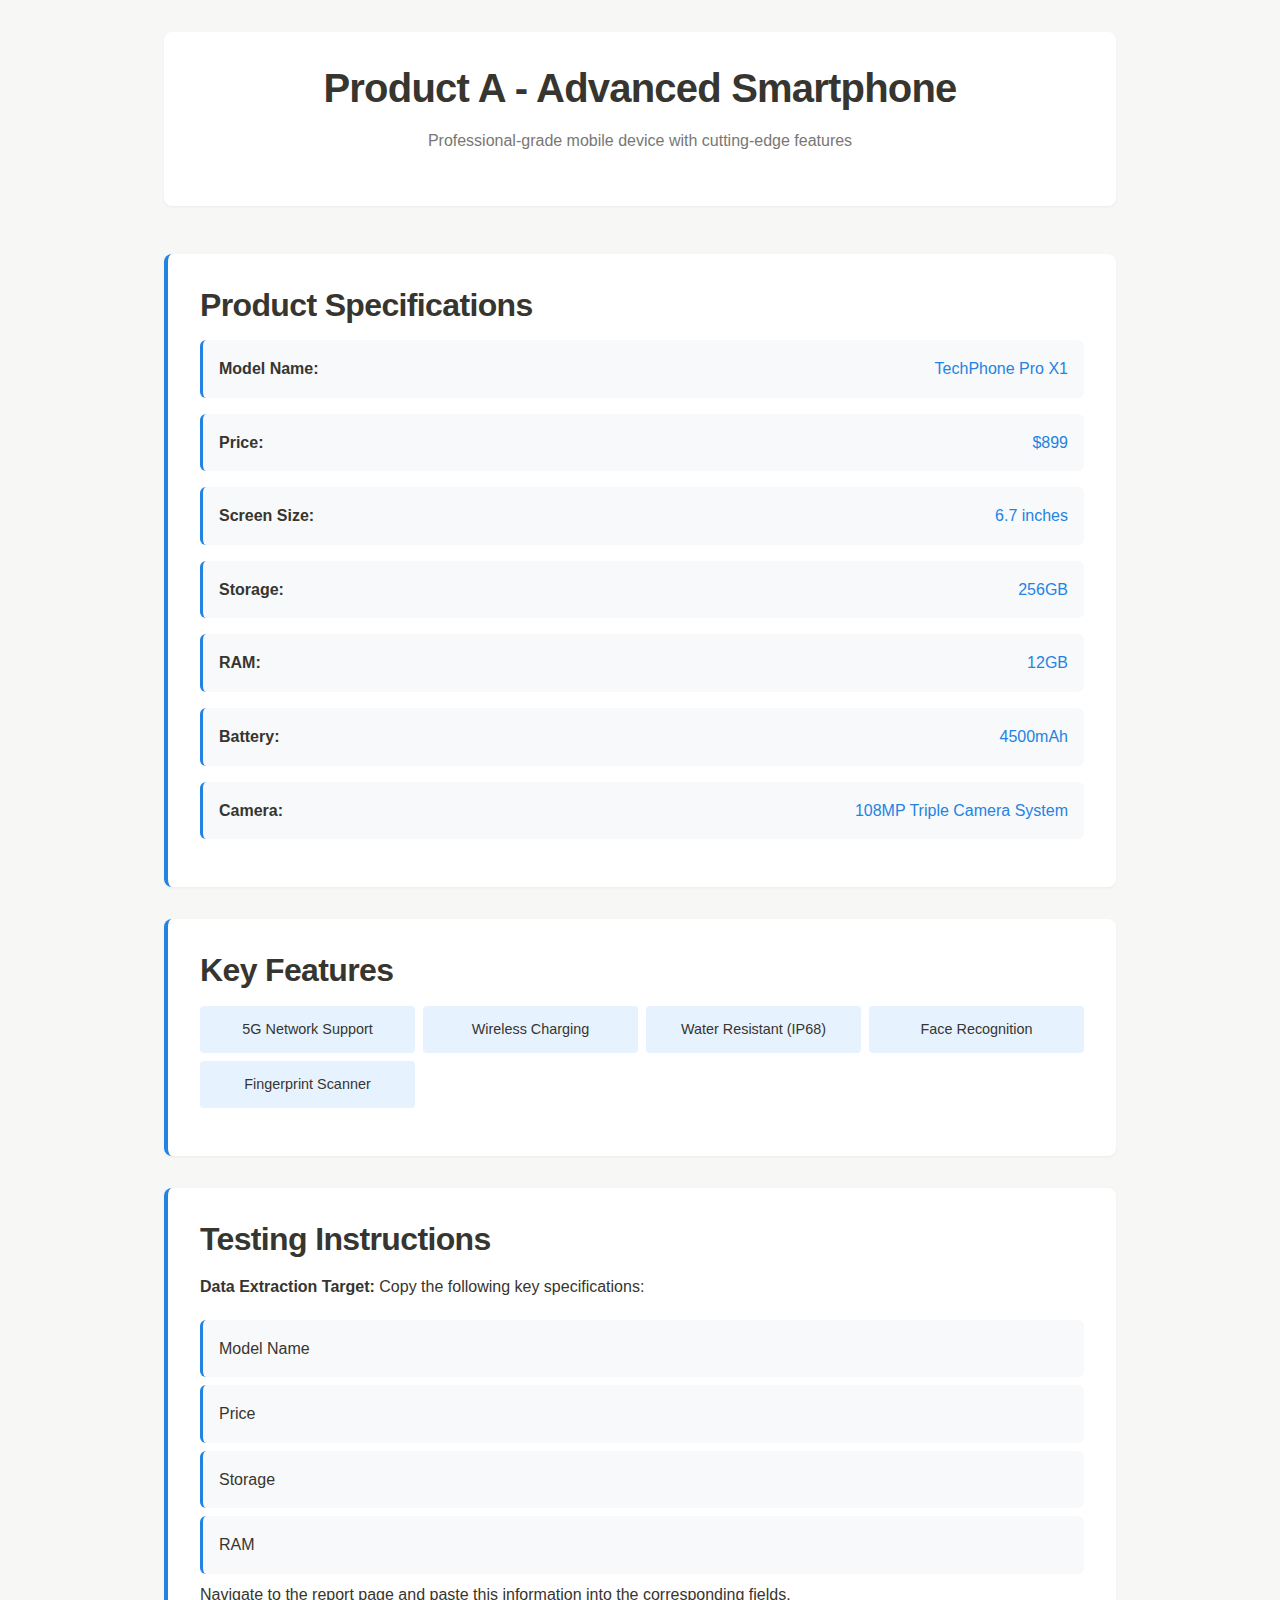
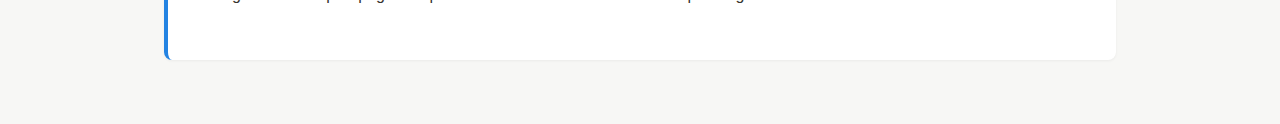
<file: workflow/product_a.html>
<!DOCTYPE html>
<html lang="en">
<head>
    <meta charset="UTF-8">
    <meta name="viewport" content="width=device-width, initial-scale=1.0">
    <title>Product A - Smartphone Specifications</title>
    <link rel="stylesheet" href="../style.css">
</head>
<body>
    <div class="container">
        <header class="main-header">
            <h1>Product A - Advanced Smartphone</h1>
            <p class="text-subtle">Professional-grade mobile device with cutting-edge features</p>
        </header>

        <main>
            <section>
                <h2>Product Specifications</h2>
                
                <div class="specs-container">
                    <div class="spec-item">
                        <span class="spec-label">Model Name:</span>
                        <span class="spec-value" id="model-name">TechPhone Pro X1</span>
                    </div>
                    
                    <div class="spec-item">
                        <span class="spec-label">Price:</span>
                        <span class="spec-value" id="price">$899</span>
                    </div>
                    
                    <div class="spec-item">
                        <span class="spec-label">Screen Size:</span>
                        <span class="spec-value" id="screen-size">6.7 inches</span>
                    </div>
                    
                    <div class="spec-item">
                        <span class="spec-label">Storage:</span>
                        <span class="spec-value" id="storage">256GB</span>
                    </div>
                    
                    <div class="spec-item">
                        <span class="spec-label">RAM:</span>
                        <span class="spec-value" id="ram">12GB</span>
                    </div>
                    
                    <div class="spec-item">
                        <span class="spec-label">Battery:</span>
                        <span class="spec-value" id="battery">4500mAh</span>
                    </div>
                    
                    <div class="spec-item">
                        <span class="spec-label">Camera:</span>
                        <span class="spec-value" id="camera">108MP Triple Camera System</span>
                    </div>
                </div>
            </section>

            <section>
                <h2>Key Features</h2>
                <div class="features-list">
                    <div class="feature">5G Network Support</div>
                    <div class="feature">Wireless Charging</div>
                    <div class="feature">Water Resistant (IP68)</div>
                    <div class="feature">Face Recognition</div>
                    <div class="feature">Fingerprint Scanner</div>
                </div>
            </section>

            <section>
                <h2>Testing Instructions</h2>
                <div class="callout callout-info">
                    <p><strong>Data Extraction Target:</strong> Copy the following key specifications:</p>
                    <ul>
                        <li>Model Name</li>
                        <li>Price</li>
                        <li>Storage</li>
                        <li>RAM</li>
                    </ul>
                    <p>Navigate to the report page and paste this information into the corresponding fields.</p>
                </div>
            </section>
        </main>
    </div>

    <style>
        .specs-container {
            display: grid;
            gap: 1rem;
            margin: 1rem 0;
        }
        
        .spec-item {
            background-color: #f8f9fa;
            padding: 1rem;
            border-radius: 6px;
            display: flex;
            justify-content: space-between;
            border-left: 3px solid var(--color-primary);
        }
        
        .spec-label {
            font-weight: 600;
            color: var(--color-text);
        }
        
        .spec-value {
            color: var(--color-primary);
            font-weight: 500;
        }
        
        .features-list {
            display: grid;
            grid-template-columns: repeat(auto-fit, minmax(200px, 1fr));
            gap: 0.5rem;
            margin: 1rem 0;
        }
        
        .feature {
            background-color: var(--color-primary-bg);
            padding: 0.75rem;
            border-radius: 4px;
            text-align: center;
            font-size: 0.9rem;
        }
    </style>
</body>
</html>
</file>
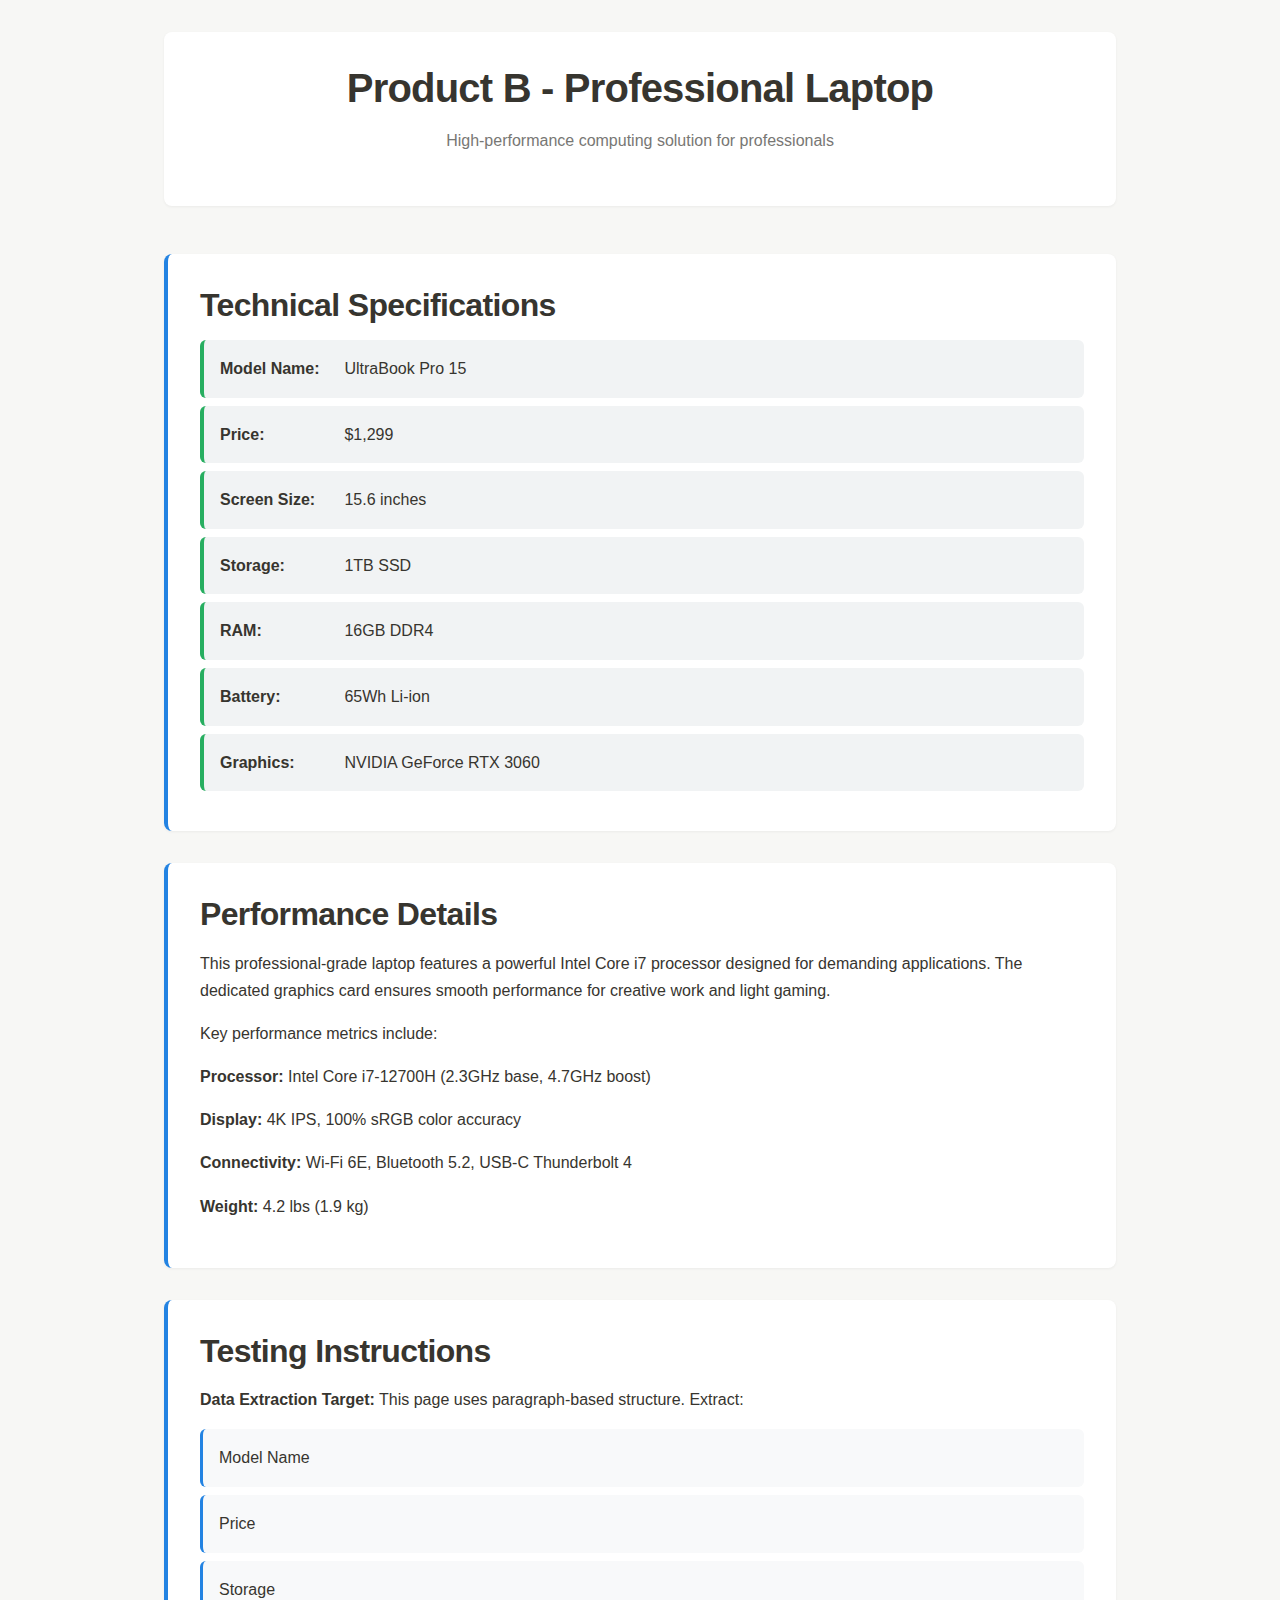
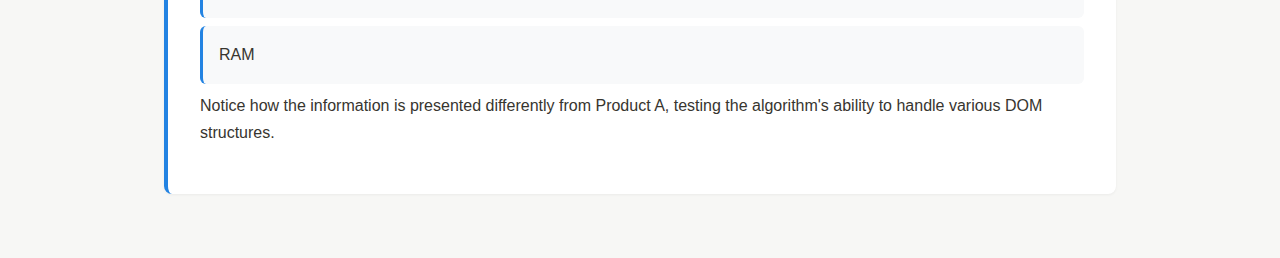
<file: workflow/product_b.html>
<!DOCTYPE html>
<html lang="en">
<head>
    <meta charset="UTF-8">
    <meta name="viewport" content="width=device-width, initial-scale=1.0">
    <title>Product B - Laptop Specifications</title>
    <link rel="stylesheet" href="../style.css">
</head>
<body>
    <div class="container">
        <header class="main-header">
            <h1>Product B - Professional Laptop</h1>
            <p class="text-subtle">High-performance computing solution for professionals</p>
        </header>

        <main>
            <section>
                <h2>Technical Specifications</h2>
                
                <p class="product-detail">
                    <strong>Model Name:</strong> UltraBook Pro 15
                </p>
                
                <p class="product-detail">
                    <strong>Price:</strong> $1,299
                </p>
                
                <p class="product-detail">
                    <strong>Screen Size:</strong> 15.6 inches
                </p>
                
                <p class="product-detail">
                    <strong>Storage:</strong> 1TB SSD
                </p>
                
                <p class="product-detail">
                    <strong>RAM:</strong> 16GB DDR4
                </p>
                
                <p class="product-detail">
                    <strong>Battery:</strong> 65Wh Li-ion
                </p>
                
                <p class="product-detail">
                    <strong>Graphics:</strong> NVIDIA GeForce RTX 3060
                </p>
            </section>

            <section>
                <h2>Performance Details</h2>
                <p>This professional-grade laptop features a powerful Intel Core i7 processor designed for demanding applications. The dedicated graphics card ensures smooth performance for creative work and light gaming.</p>
                
                <p>Key performance metrics include:</p>
                <p><strong>Processor:</strong> Intel Core i7-12700H (2.3GHz base, 4.7GHz boost)</p>
                <p><strong>Display:</strong> 4K IPS, 100% sRGB color accuracy</p>
                <p><strong>Connectivity:</strong> Wi-Fi 6E, Bluetooth 5.2, USB-C Thunderbolt 4</p>
                <p><strong>Weight:</strong> 4.2 lbs (1.9 kg)</p>
            </section>

            <section>
                <h2>Testing Instructions</h2>
                <div class="callout callout-info">
                    <p><strong>Data Extraction Target:</strong> This page uses paragraph-based structure. Extract:</p>
                    <ul>
                        <li>Model Name</li>
                        <li>Price</li>
                        <li>Storage</li>
                        <li>RAM</li>
                    </ul>
                    <p>Notice how the information is presented differently from Product A, testing the algorithm's ability to handle various DOM structures.</p>
                </div>
            </section>
        </main>
    </div>

    <style>
        .product-detail {
            background-color: #f1f3f4;
            padding: 1rem;
            margin: 0.5rem 0;
            border-radius: 6px;
            border-left: 4px solid var(--color-success);
        }
        
        .product-detail strong {
            color: var(--color-text);
            display: inline-block;
            min-width: 120px;
        }
        
        section p:not(.product-detail) {
            line-height: 1.7;
            margin-bottom: 1rem;
        }
    </style>
</body>
</html>
</file>
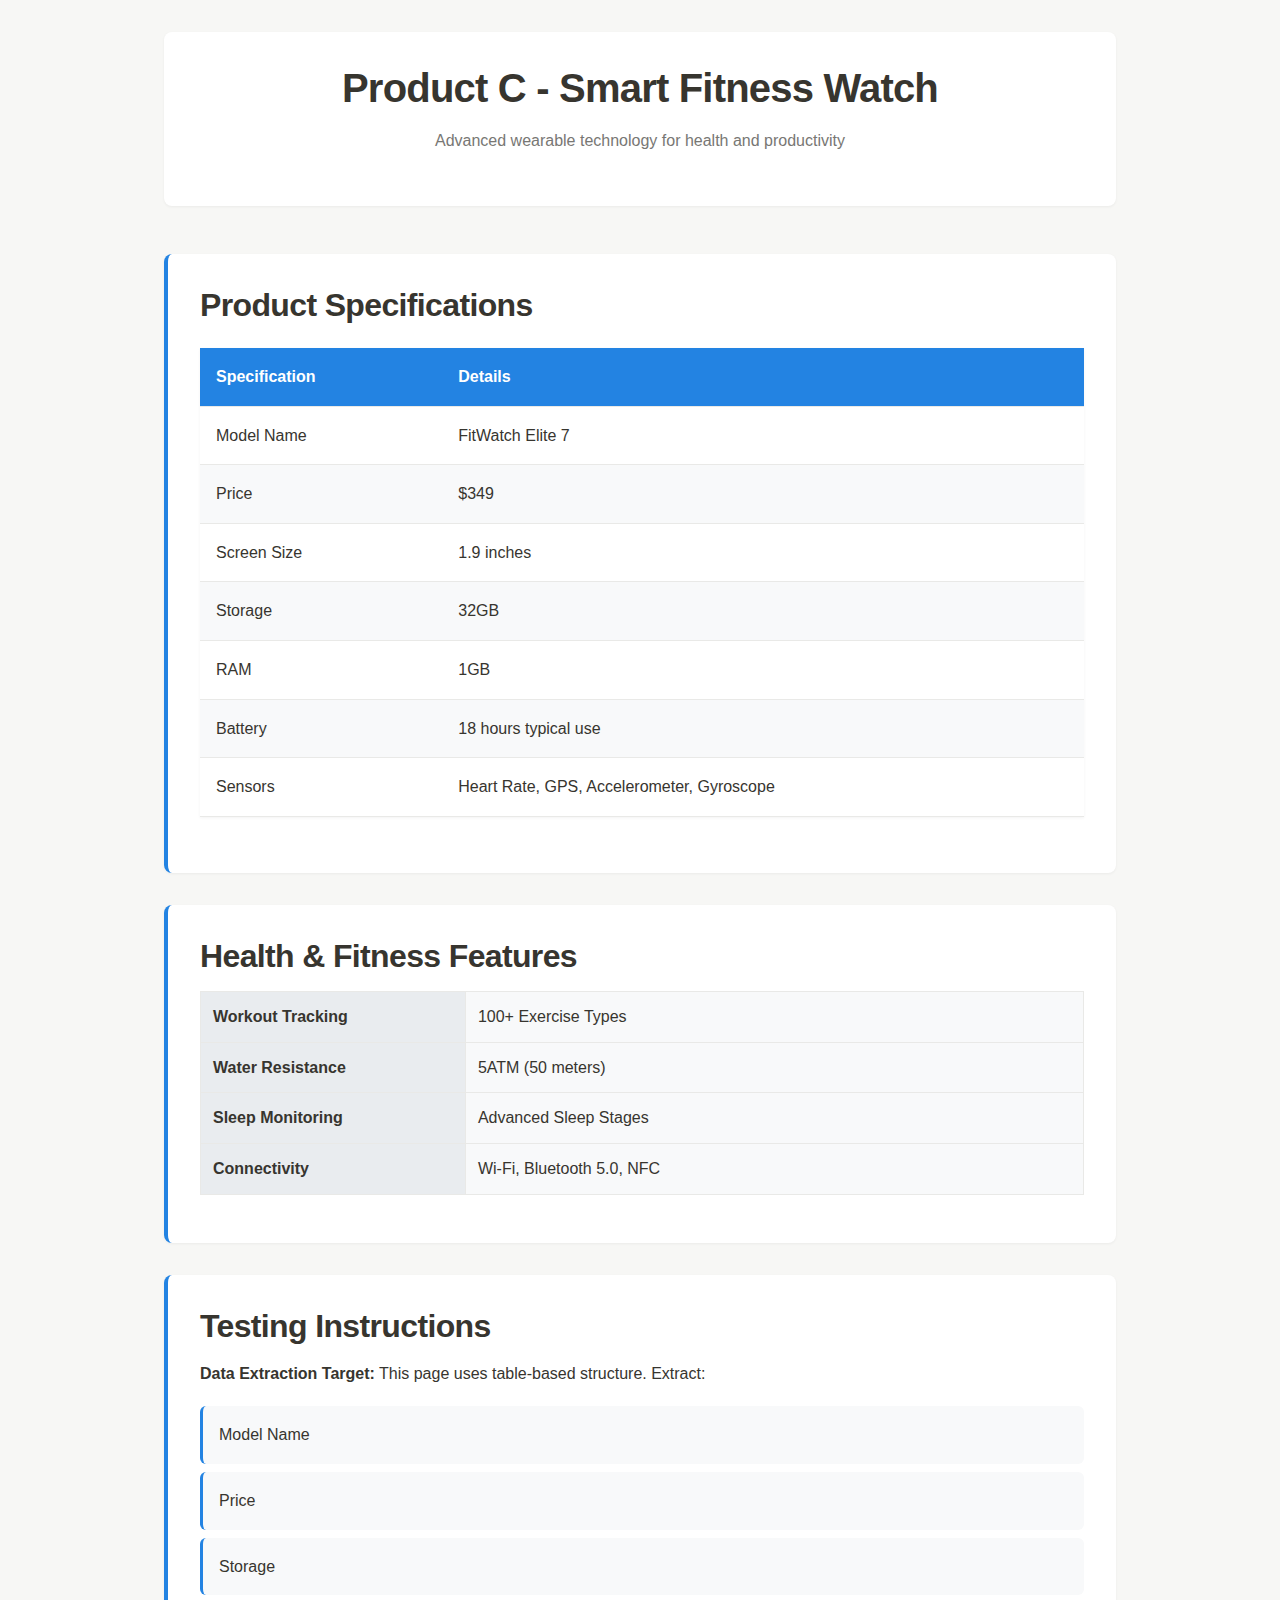
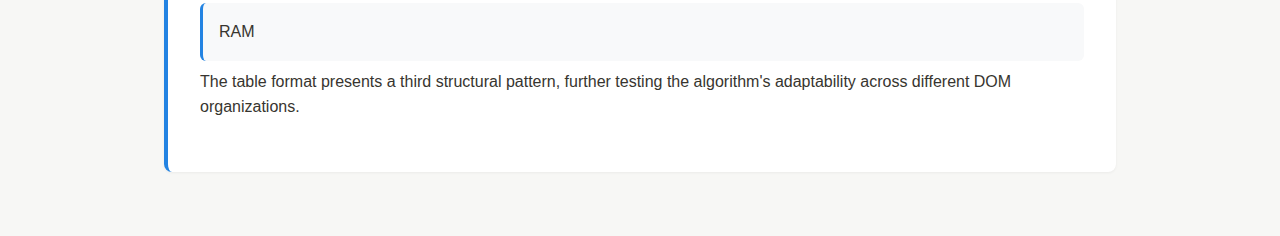
<file: workflow/product_c.html>
<!DOCTYPE html>
<html lang="en">
<head>
    <meta charset="UTF-8">
    <meta name="viewport" content="width=device-width, initial-scale=1.0">
    <title>Product C - Smartwatch Specifications</title>
    <link rel="stylesheet" href="../style.css">
</head>
<body>
    <div class="container">
        <header class="main-header">
            <h1>Product C - Smart Fitness Watch</h1>
            <p class="text-subtle">Advanced wearable technology for health and productivity</p>
        </header>

        <main>
            <section>
                <h2>Product Specifications</h2>
                
                <table class="specs-table">
                    <thead>
                        <tr>
                            <th>Specification</th>
                            <th>Details</th>
                        </tr>
                    </thead>
                    <tbody>
                        <tr>
                            <td>Model Name</td>
                            <td id="model-name">FitWatch Elite 7</td>
                        </tr>
                        <tr>
                            <td>Price</td>
                            <td id="price">$349</td>
                        </tr>
                        <tr>
                            <td>Screen Size</td>
                            <td id="screen-size">1.9 inches</td>
                        </tr>
                        <tr>
                            <td>Storage</td>
                            <td id="storage">32GB</td>
                        </tr>
                        <tr>
                            <td>RAM</td>
                            <td id="ram">1GB</td>
                        </tr>
                        <tr>
                            <td>Battery</td>
                            <td id="battery">18 hours typical use</td>
                        </tr>
                        <tr>
                            <td>Sensors</td>
                            <td id="sensors">Heart Rate, GPS, Accelerometer, Gyroscope</td>
                        </tr>
                    </tbody>
                </table>
            </section>

            <section>
                <h2>Health & Fitness Features</h2>
                <table class="feature-table">
                    <tr>
                        <td>Workout Tracking</td>
                        <td>100+ Exercise Types</td>
                    </tr>
                    <tr>
                        <td>Water Resistance</td>
                        <td>5ATM (50 meters)</td>
                    </tr>
                    <tr>
                        <td>Sleep Monitoring</td>
                        <td>Advanced Sleep Stages</td>
                    </tr>
                    <tr>
                        <td>Connectivity</td>
                        <td>Wi-Fi, Bluetooth 5.0, NFC</td>
                    </tr>
                </table>
            </section>

            <section>
                <h2>Testing Instructions</h2>
                <div class="callout callout-info">
                    <p><strong>Data Extraction Target:</strong> This page uses table-based structure. Extract:</p>
                    <ul>
                        <li>Model Name</li>
                        <li>Price</li>
                        <li>Storage</li>
                        <li>RAM</li>
                    </ul>
                    <p>The table format presents a third structural pattern, further testing the algorithm's adaptability across different DOM organizations.</p>
                </div>
            </section>
        </main>
    </div>

    <style>
        .specs-table {
            width: 100%;
            border-collapse: collapse;
            margin: 1.5rem 0;
            box-shadow: var(--shadow-sm);
        }
        
        .specs-table th {
            background-color: var(--color-primary);
            color: white;
            padding: 1rem;
            text-align: left;
            font-weight: 600;
        }
        
        .specs-table td {
            padding: 1rem;
            border-bottom: 1px solid var(--color-border);
            vertical-align: top;
        }
        
        .specs-table tbody tr:nth-child(even) {
            background-color: #f8f9fa;
        }
        
        .specs-table tbody tr:hover {
            background-color: var(--color-primary-bg);
        }
        
        .feature-table {
            width: 100%;
            border-collapse: collapse;
            margin: 1rem 0;
        }
        
        .feature-table td {
            padding: 0.75rem;
            border: 1px solid var(--color-border);
            background-color: #f8f9fa;
        }
        
        .feature-table td:first-child {
            font-weight: 600;
            background-color: #e9ecef;
            width: 30%;
        }
    </style>
</body>
</html>
</file>
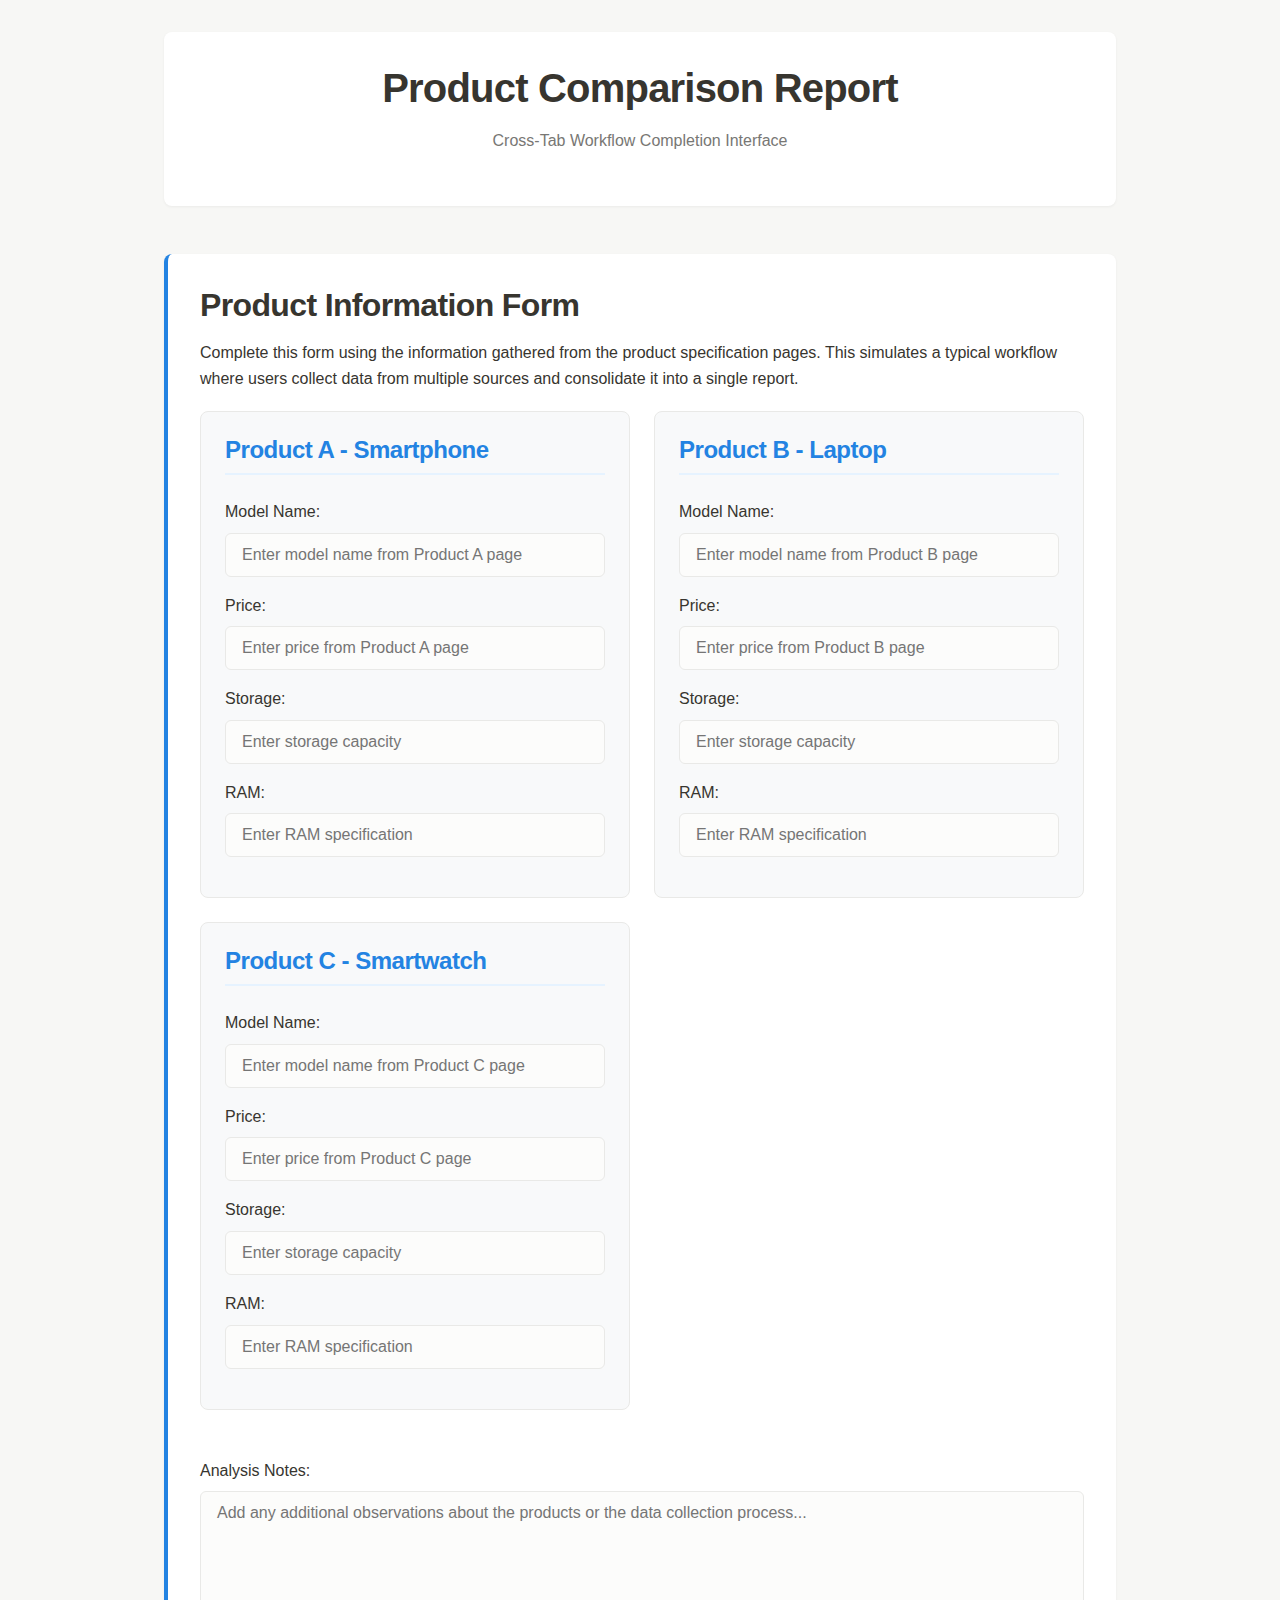
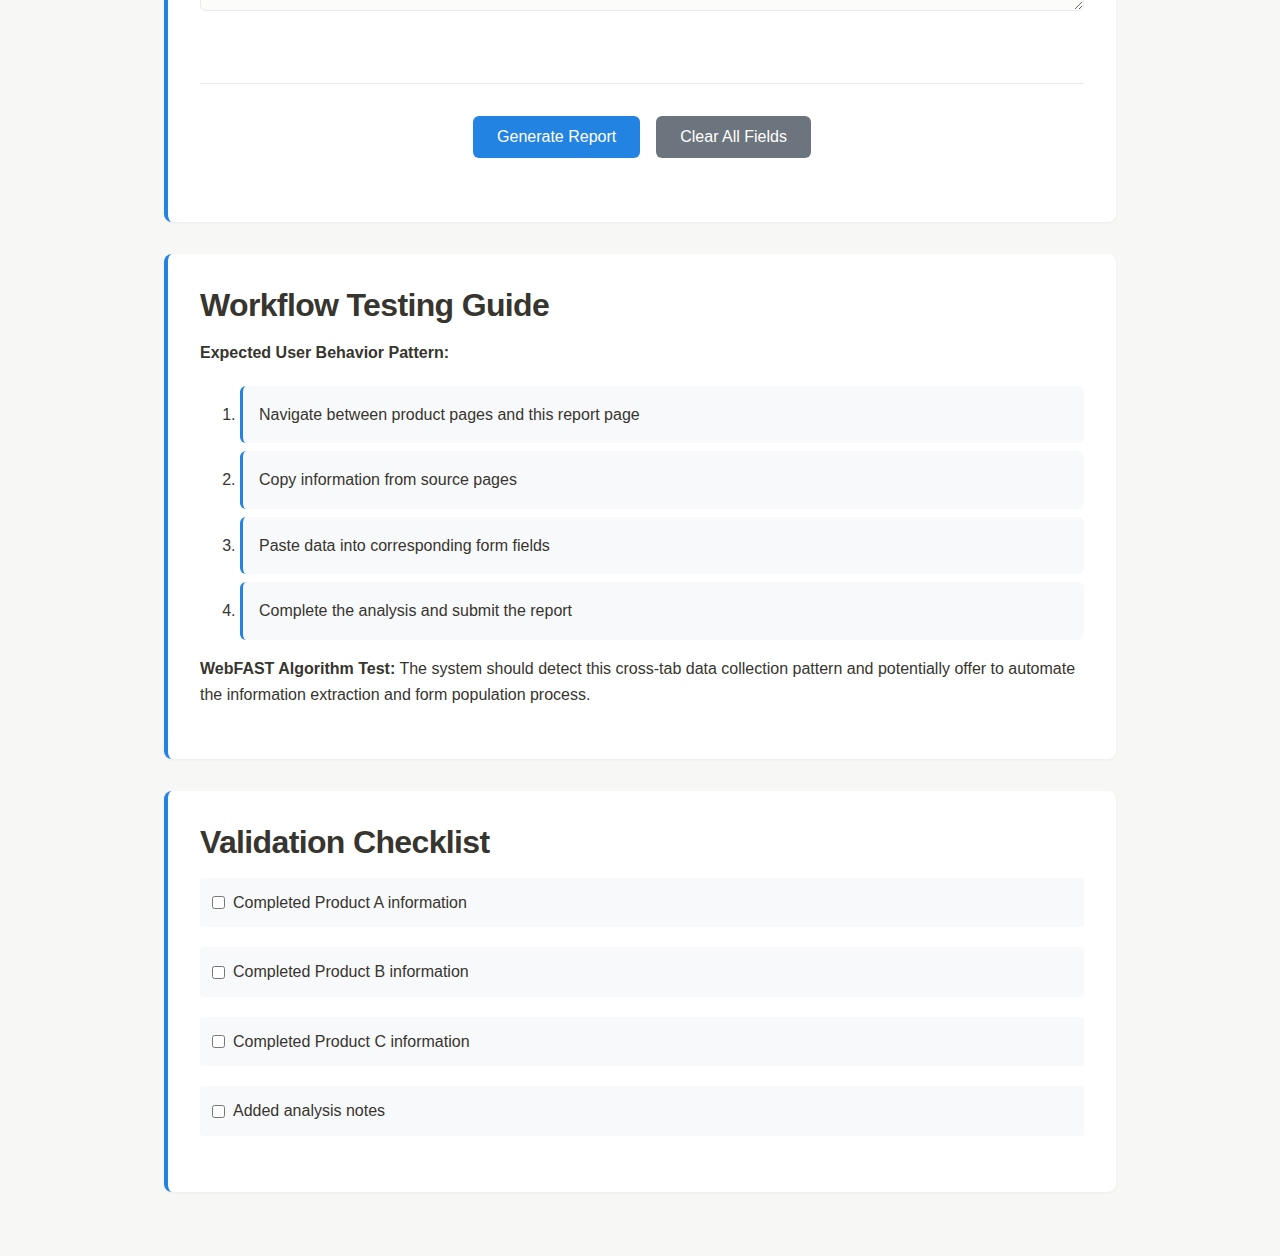
<file: workflow/report.html>
<!DOCTYPE html>
<html lang="en">
<head>
    <meta charset="UTF-8">
    <meta name="viewport" content="width=device-width, initial-scale=1.0">
    <title>Product Comparison Report - WebFAST Test</title>
    <link rel="stylesheet" href="../style.css">
</head>
<body>
    <div class="container">
        <header class="main-header">
            <h1>Product Comparison Report</h1>
            <p class="text-subtle">Cross-Tab Workflow Completion Interface</p>
        </header>

        <main>
            <section>
                <h2>Product Information Form</h2>
                <p>Complete this form using the information gathered from the product specification pages. This simulates a typical workflow where users collect data from multiple sources and consolidate it into a single report.</p>
                
                <form id="comparison-form">
                    <div class="grid grid-3-col">
                        <!-- Product A Section -->
                        <div class="product-section">
                            <h3>Product A - Smartphone</h3>
                            
                            <div class="form-group">
                                <label for="product-a-name">Model Name:</label>
                                <input type="text" id="product-a-name" name="product_a_name" placeholder="Enter model name from Product A page">
                            </div>
                            
                            <div class="form-group">
                                <label for="product-a-price">Price:</label>
                                <input type="text" id="product-a-price" name="product_a_price" placeholder="Enter price from Product A page">
                            </div>
                            
                            <div class="form-group">
                                <label for="product-a-storage">Storage:</label>
                                <input type="text" id="product-a-storage" name="product_a_storage" placeholder="Enter storage capacity">
                            </div>
                            
                            <div class="form-group">
                                <label for="product-a-ram">RAM:</label>
                                <input type="text" id="product-a-ram" name="product_a_ram" placeholder="Enter RAM specification">
                            </div>
                        </div>

                        <!-- Product B Section -->
                        <div class="product-section">
                            <h3>Product B - Laptop</h3>
                            
                            <div class="form-group">
                                <label for="product-b-name">Model Name:</label>
                                <input type="text" id="product-b-name" name="product_b_name" placeholder="Enter model name from Product B page">
                            </div>
                            
                            <div class="form-group">
                                <label for="product-b-price">Price:</label>
                                <input type="text" id="product-b-price" name="product_b_price" placeholder="Enter price from Product B page">
                            </div>
                            
                            <div class="form-group">
                                <label for="product-b-storage">Storage:</label>
                                <input type="text" id="product-b-storage" name="product_b_storage" placeholder="Enter storage capacity">
                            </div>
                            
                            <div class="form-group">
                                <label for="product-b-ram">RAM:</label>
                                <input type="text" id="product-b-ram" name="product_b_ram" placeholder="Enter RAM specification">
                            </div>
                        </div>

                        <!-- Product C Section -->
                        <div class="product-section">
                            <h3>Product C - Smartwatch</h3>
                            
                            <div class="form-group">
                                <label for="product-c-name">Model Name:</label>
                                <input type="text" id="product-c-name" name="product_c_name" placeholder="Enter model name from Product C page">
                            </div>
                            
                            <div class="form-group">
                                <label for="product-c-price">Price:</label>
                                <input type="text" id="product-c-price" name="product_c_price" placeholder="Enter price from Product C page">
                            </div>
                            
                            <div class="form-group">
                                <label for="product-c-storage">Storage:</label>
                                <input type="text" id="product-c-storage" name="product_c_storage" placeholder="Enter storage capacity">
                            </div>
                            
                            <div class="form-group">
                                <label for="product-c-ram">RAM:</label>
                                <input type="text" id="product-c-ram" name="product_c_ram" placeholder="Enter RAM specification">
                            </div>
                        </div>
                    </div>

                    <div class="form-group mt-2">
                        <label for="analysis-notes">Analysis Notes:</label>
                        <textarea id="analysis-notes" name="analysis_notes" placeholder="Add any additional observations about the products or the data collection process..."></textarea>
                    </div>

                    <div class="form-actions">
                        <button type="submit" class="btn btn-primary">Generate Report</button>
                        <button type="button" class="btn btn-secondary" id="clear-form">Clear All Fields</button>
                    </div>
                </form>
            </section>

            <section>
                <h2>Workflow Testing Guide</h2>
                <div class="callout callout-info">
                    <p><strong>Expected User Behavior Pattern:</strong></p>
                    <ol>
                        <li>Navigate between product pages and this report page</li>
                        <li>Copy information from source pages</li>
                        <li>Paste data into corresponding form fields</li>
                        <li>Complete the analysis and submit the report</li>
                    </ol>
                    <p><strong>WebFAST Algorithm Test:</strong> The system should detect this cross-tab data collection pattern and potentially offer to automate the information extraction and form population process.</p>
                </div>
            </section>

            <section>
                <h2>Validation Checklist</h2>
                <div class="validation-checklist">
                    <label class="checkbox-item">
                        <input type="checkbox" id="check-product-a"> Completed Product A information
                    </label>
                    <label class="checkbox-item">
                        <input type="checkbox" id="check-product-b"> Completed Product B information
                    </label>
                    <label class="checkbox-item">
                        <input type="checkbox" id="check-product-c"> Completed Product C information
                    </label>
                    <label class="checkbox-item">
                        <input type="checkbox" id="check-analysis"> Added analysis notes
                    </label>
                </div>
            </section>
        </main>
    </div>

    <style>
        .product-section {
            background-color: #f8f9fa;
            padding: 1.5rem;
            border-radius: var(--border-radius);
            border: 1px solid var(--color-border);
        }
        
        .product-section h3 {
            margin-top: 0;
            margin-bottom: 1.5rem;
            color: var(--color-primary);
            padding-bottom: 0.5rem;
            border-bottom: 2px solid var(--color-primary-bg);
        }
        
        .form-actions {
            display: flex;
            gap: 1rem;
            justify-content: center;
            padding: 2rem 0;
            border-top: 1px solid var(--color-border);
            margin-top: 2rem;
        }
        
        .validation-checklist {
            display: grid;
            gap: 0.75rem;
            margin: 1rem 0;
        }
        
        .checkbox-item {
            display: flex;
            align-items: center;
            gap: 0.5rem;
            padding: 0.75rem;
            background-color: #f8f9fa;
            border-radius: 4px;
            cursor: pointer;
            transition: background-color 0.2s ease;
        }
        
        .checkbox-item:hover {
            background-color: #e9ecef;
        }
        
        .checkbox-item input[type="checkbox"] {
            width: auto;
            margin: 0;
        }
        
        @media (max-width: 768px) {
            .form-actions {
                flex-direction: column;
                align-items: stretch;
            }
            
            .form-actions .btn {
                width: 100%;
            }
        }
    </style>

    <script>
        document.getElementById('clear-form').addEventListener('click', function() {
            if (confirm('Are you sure you want to clear all fields?')) {
                document.getElementById('comparison-form').reset();
                document.querySelectorAll('input[type="checkbox"]').forEach(cb => cb.checked = false);
            }
        });

        document.getElementById('comparison-form').addEventListener('submit', function(e) {
            e.preventDefault();
            alert('Report generated successfully! In a real application, this would process the comparison data.');
        });

        // Auto-check validation items when corresponding fields are filled
        const validationMapping = {
            'product-a-name': 'check-product-a',
            'product-b-name': 'check-product-b', 
            'product-c-name': 'check-product-c',
            'analysis-notes': 'check-analysis'
        };

        Object.keys(validationMapping).forEach(fieldId => {
            document.getElementById(fieldId).addEventListener('input', function() {
                const checkbox = document.getElementById(validationMapping[fieldId]);
                checkbox.checked = this.value.trim() !== '';
            });
        });
    </script>
</body>
</html>
</file>
<file: style.css>
/* WebFAST Test Suite - Academic Style CSS */

:root {
  --font-sans: -apple-system, BlinkMacSystemFont, 'Segoe UI', 'Roboto', 'Oxygen', 'Ubuntu', 'Cantarell', 'Fira Sans', 'Droid Sans', 'Helvetica Neue', sans-serif;
  --font-mono: 'SFMono-Regular', Consolas, 'Liberation Mono', Menlo, Courier, monospace;

  --color-text: #37352f;
  --color-text-subtle: #787774;
  --color-bg: #f7f7f5;
  --color-bg-card: #ffffff;
  --color-border: #e9e9e7;
  --color-primary: #2383e2;
  --color-primary-bg: #e6f3ff;
  --color-secondary: #6c757d;
  --color-success: #27ae60;
  --color-danger: #e74c3c;
  
  --border-radius: 8px;
  --shadow-sm: 0 1px 3px rgba(0, 0, 0, 0.05);
  --shadow-md: 0 4px 12px rgba(0, 0, 0, 0.08);
}

* {
  box-sizing: border-box;
}

body {
  margin: 0;
  padding: 0;
  font-family: var(--font-sans);
  background-color: var(--color-bg);
  color: var(--color-text);
  line-height: 1.6;
  -webkit-font-smoothing: antialiased;
  -moz-osx-font-smoothing: grayscale;
}

/* Typography */
h1, h2, h3, h4 {
  font-weight: 700;
  line-height: 1.2;
  margin: 0 0 1rem 0;
  letter-spacing: -0.02em;
  color: var(--color-text);
}

h1 { font-size: 2.5rem; }
h2 { font-size: 2rem; }
h3 { font-size: 1.5rem; }
h4 { font-size: 1.25rem; }

p {
  margin: 0 0 1.25rem 0;
  color: var(--color-text);
}

a {
  color: var(--color-primary);
  text-decoration: none;
  transition: opacity 0.2s ease;
}

a:hover {
  text-decoration: underline;
  opacity: 0.8;
}

/* Layout */
.container {
  max-width: 1000px;
  margin: 0 auto;
  padding: 2rem 1.5rem;
}

.main-header {
  text-align: center;
  margin-bottom: 3rem;
  padding: 2rem;
  background-color: var(--color-bg-card);
  border-radius: var(--border-radius);
  box-shadow: var(--shadow-sm);
}

/* Grid System */
.grid {
  display: grid;
  gap: 1.5rem;
}

.grid-3-col {
  grid-template-columns: repeat(auto-fit, minmax(300px, 1fr));
}

.grid-2-col {
  grid-template-columns: repeat(auto-fit, minmax(350px, 1fr));
}

/* Navigation Cards */
.nav-card {
  background-color: var(--color-bg-card);
  border: 1px solid var(--color-border);
  border-radius: var(--border-radius);
  padding: 2rem;
  box-shadow: var(--shadow-sm);
  transition: box-shadow 0.2s ease, transform 0.2s ease;
  text-decoration: none;
  color: inherit;
  display: block;
}

.nav-card:hover {
  box-shadow: var(--shadow-md);
  transform: translateY(-2px);
  text-decoration: none;
}

.nav-card .icon {
  font-size: 3rem;
  margin-bottom: 1rem;
  display: block;
  text-align: center;
}

.nav-card h3 {
  margin-bottom: 1rem;
  color: var(--color-text);
}

.nav-card p {
  color: var(--color-text-subtle);
  margin: 0;
}

/* Sections */
section {
  background-color: var(--color-bg-card);
  margin: 2rem 0;
  padding: 2rem;
  border-radius: var(--border-radius);
  box-shadow: var(--shadow-sm);
  border-left: 4px solid var(--color-primary);
}

/* Buttons */
button, .btn {
  background-color: var(--color-primary);
  color: white;
  border: none;
  padding: 0.75rem 1.5rem;
  border-radius: 6px;
  cursor: pointer;
  font-size: 1rem;
  font-weight: 500;
  transition: all 0.2s ease;
  text-decoration: none;
  display: inline-block;
  text-align: center;
}

button:hover, .btn:hover {
  background-color: #1e73cc;
  transform: translateY(-1px);
  text-decoration: none;
}

.btn-secondary {
  background-color: var(--color-secondary);
}

.btn-secondary:hover {
  background-color: #5a6268;
}

.btn-success {
  background-color: var(--color-success);
}

.btn-success:hover {
  background-color: #229954;
}

.btn-danger {
  background-color: var(--color-danger);
}

.btn-danger:hover {
  background-color: #c0392b;
}

/* Forms */
form {
  display: flex;
  flex-direction: column;
  gap: 1rem;
}

.form-group {
  margin-bottom: 1rem;
}

label {
  display: block;
  font-weight: 500;
  margin-bottom: 0.5rem;
  color: var(--color-text);
}

input[type="text"],
input[type="email"],
textarea,
select {
  width: 100%;
  padding: 0.75rem 1rem;
  font-size: 1rem;
  font-family: var(--font-sans);
  border: 1px solid var(--color-border);
  border-radius: 6px;
  background-color: #fcfcfb;
  transition: border-color 0.2s ease, box-shadow 0.2s ease;
}

input[type="text"]:focus,
input[type="email"]:focus,
textarea:focus,
select:focus {
  outline: none;
  border-color: var(--color-primary);
  box-shadow: 0 0 0 2px var(--color-primary-bg);
}

textarea {
  min-height: 120px;
  resize: vertical;
}

/* Tables */
table {
  width: 100%;
  border-collapse: collapse;
  margin: 1rem 0;
}

th, td {
  padding: 0.75rem;
  text-align: left;
  border-bottom: 1px solid var(--color-border);
}

th {
  background-color: #f8f9fa;
  font-weight: 600;
  color: var(--color-text);
}

/* Lists */
ul {
  list-style-type: none;
  padding: 0;
  margin: 0;
}

li {
  background-color: #f8f9fa;
  margin: 0.5rem 0;
  padding: 1rem;
  border-radius: 6px;
  border-left: 3px solid var(--color-primary);
}

/* Navigation Links */
.nav-links {
  display: grid;
  grid-template-columns: repeat(auto-fit, minmax(200px, 1fr));
  gap: 1rem;
  margin: 1rem 0;
}

.nav-links a {
  background-color: #f1f3f4;
  padding: 1rem;
  text-decoration: none;
  color: var(--color-text);
  border-radius: 6px;
  text-align: center;
  transition: background-color 0.2s ease;
}

.nav-links a:hover {
  background-color: #e8eaed;
  text-decoration: none;
}

/* Robustness Testing Specific Styles */
.nested-container {
  background-color: #f1f3f4;
  padding: 1rem;
  margin: 0.5rem 0;
  border-radius: 6px;
  border-left: 2px solid #e67e22;
}

.deeply-nested span {
  background-color: #fff3cd;
  padding: 0.5rem 1rem;
  border-radius: 4px;
  cursor: pointer;
  display: inline-block;
  transition: background-color 0.2s ease;
}

.deeply-nested span:hover {
  background-color: #ffeaa7;
}

/* ARIA Button Styling */
div[role="button"] {
  background-color: var(--color-danger);
  color: white;
  padding: 0.75rem 1.5rem;
  border-radius: 6px;
  cursor: pointer;
  display: inline-block;
  transition: background-color 0.2s ease;
  outline: none;
  font-weight: 500;
}

div[role="button"]:hover,
div[role="button"]:focus {
  background-color: #c0392b;
}

/* Copy-Paste Demo */
.copy-paste-demo {
  display: grid;
  grid-template-columns: 1fr 1fr;
  gap: 2rem;
  align-items: start;
}

.source-text {
  background-color: #f8f9fa;
  padding: 1rem;
  border-radius: 6px;
  border: 1px solid var(--color-border);
  margin-bottom: 1rem;
  font-family: var(--font-mono);
  font-size: 0.9rem;
}

/* Utility Classes */
.text-center {
  text-align: center;
}

.text-subtle {
  color: var(--color-text-subtle);
}

.mt-2 { margin-top: 2rem; }
.mb-2 { margin-bottom: 2rem; }
.p-2 { padding: 2rem; }

/* Responsive Design */
@media (max-width: 768px) {
  h1 { font-size: 2rem; }
  h2 { font-size: 1.75rem; }
  
  .container { 
    padding: 1.5rem 1rem; 
  }
  
  .main-header {
    padding: 1.5rem;
  }
  
  .grid-3-col,
  .grid-2-col {
    grid-template-columns: 1fr;
  }
  
  .copy-paste-demo {
    grid-template-columns: 1fr;
  }
  
  .nav-card {
    padding: 1.5rem;
  }
  
  section {
    padding: 1.5rem;
  }
}
</file>
